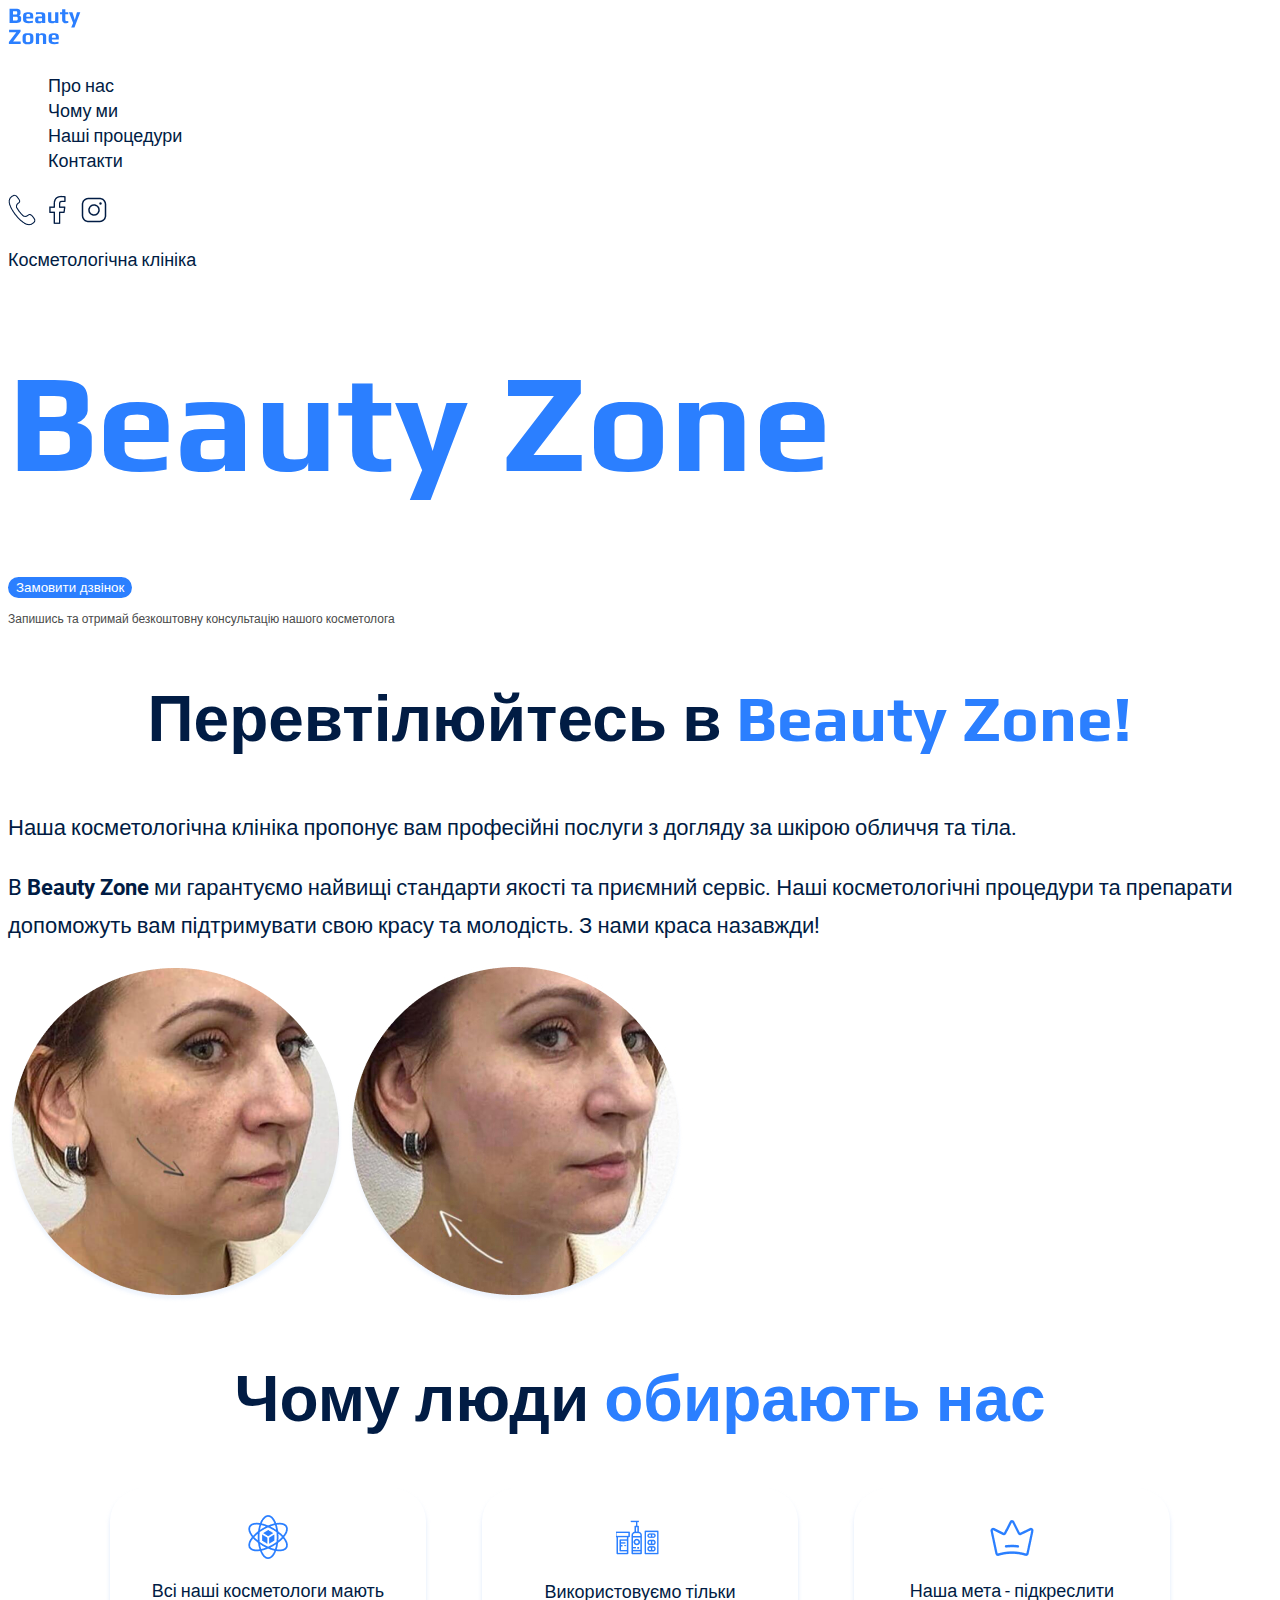
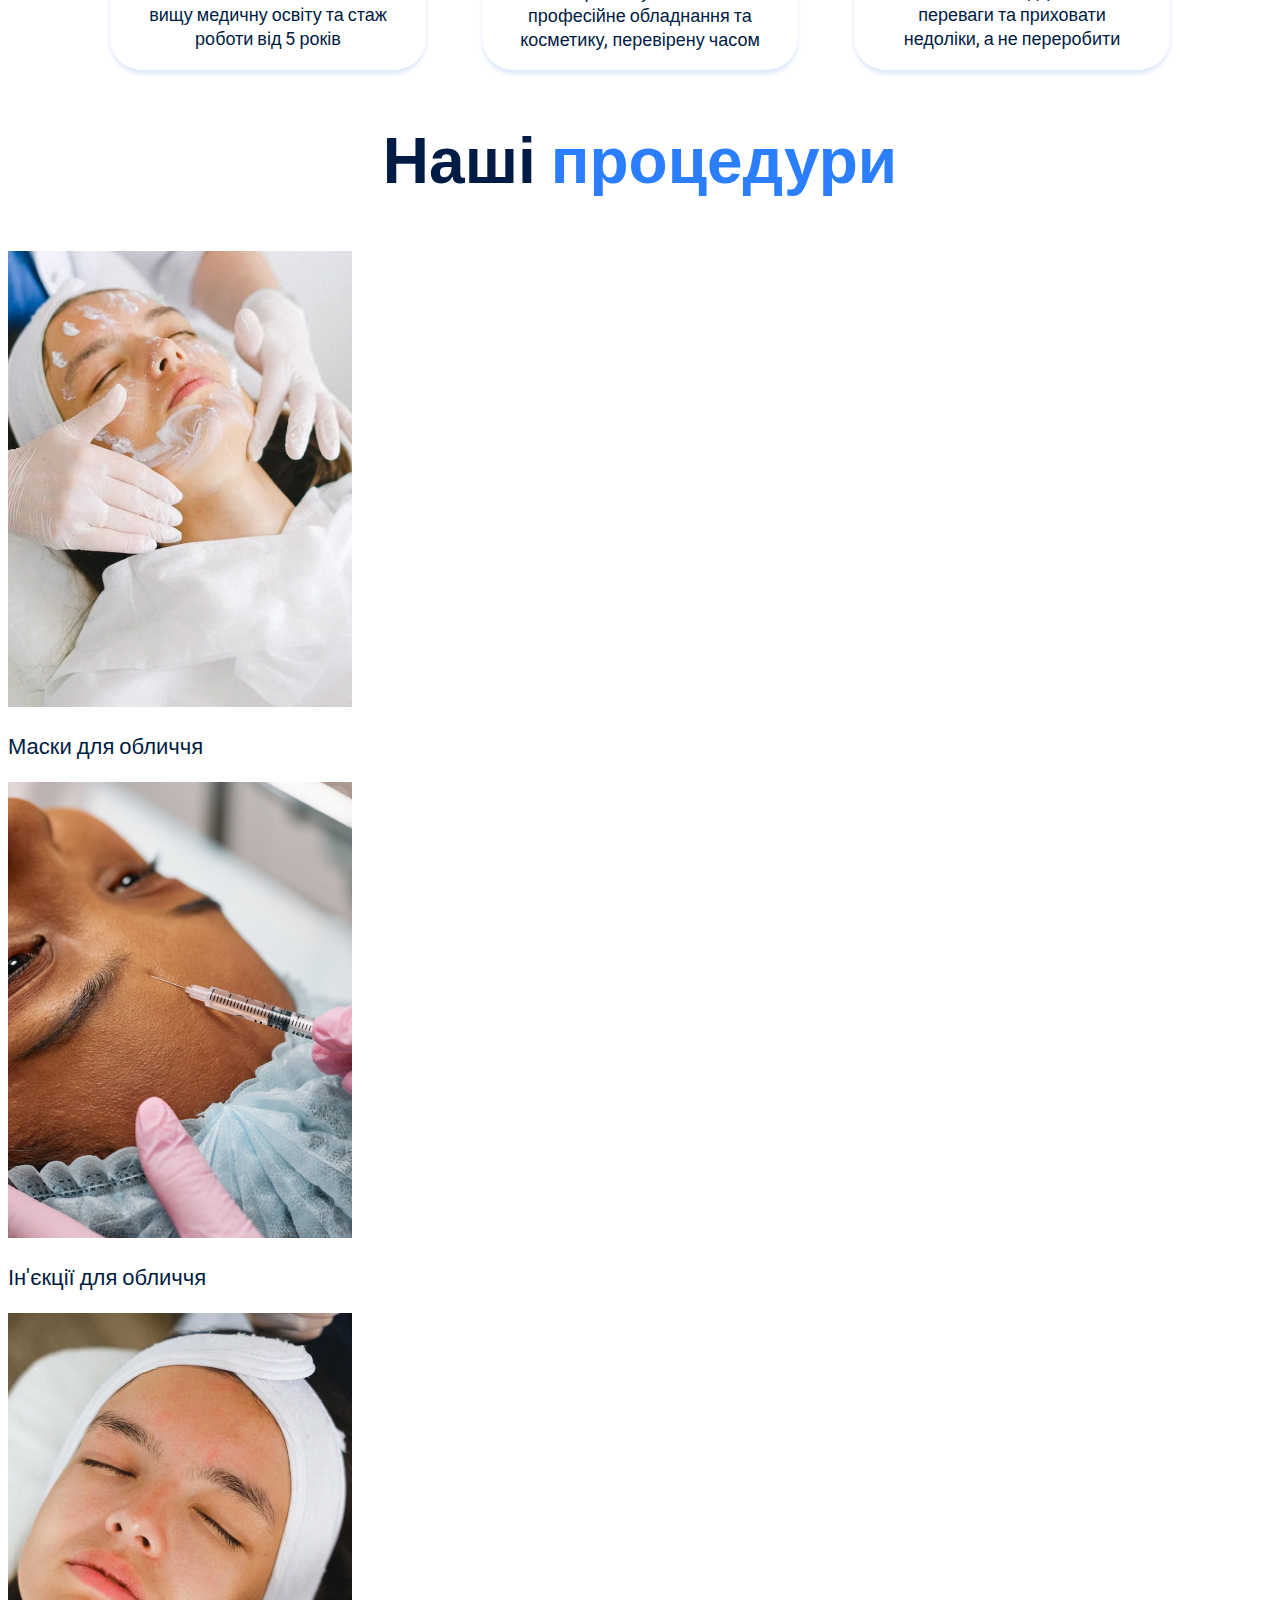
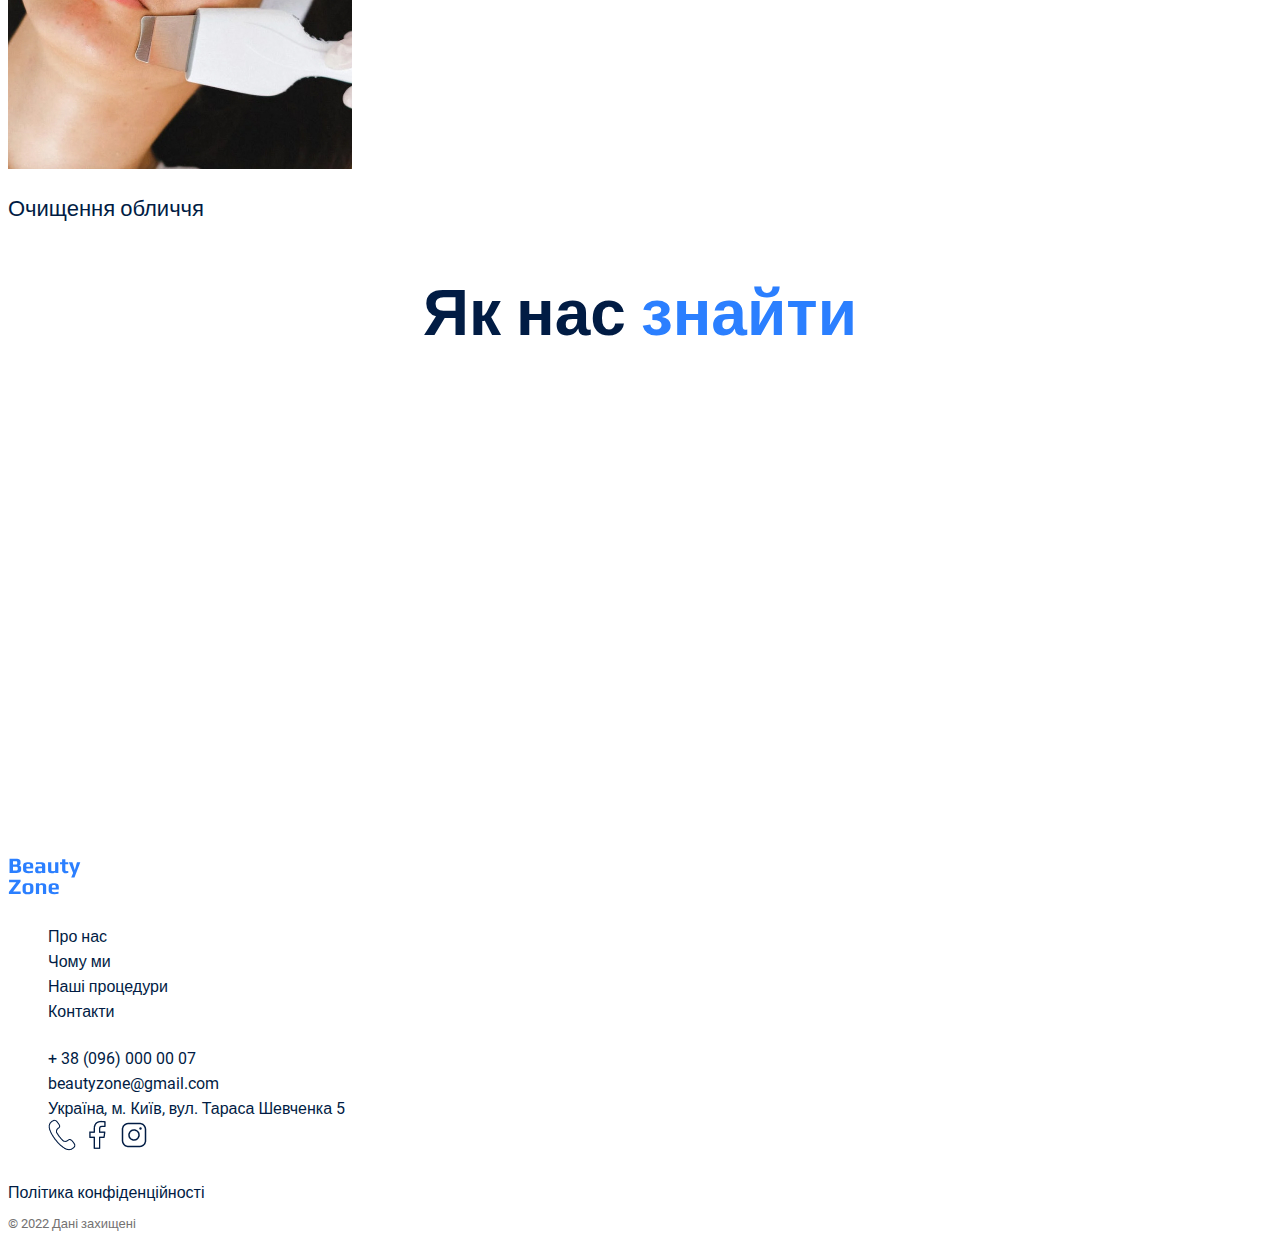
<file: genius-homework-1/index.html>
<!DOCTYPE html>
<html lang="uk">

<head>
    <meta charset="UTF-8">
    <meta name="viewport" content="width=device-width, initial-scale=1.0">
    <title>Beauty Zone</title>
    <link rel="stylesheet" href="./css/styles.css">
</head>

<body>
    <header>
        <nav>
            <a href="./index.html">
                <img src="./images/logo.svg" alt="logo">
            </a>
            <ul>
                <li><a class="link" href="#about-section">Про нас</a></li>
                <li><a class="link" href="#why-we-section">Чому ми</a></li>
                <li><a class="link" href="#procedures-section">Наші процедури</a></li>
                <li><a class="link" href="#contacts-section">Контакти</a></li>
            </ul>
            <div>
                <a href=""><img src="./images/logo-phone.png" alt=""></a>
                <a href=""><img src="./images/logo-facebook.png" alt=""></a>
                <a href=""><img src="./images/logo-instagram.png" alt=""></a>
            </div>
        </nav>
    </header>
    <main>
        <section class="main-section">
            <p>Косметологічна клініка</p>
            <h1 lang="en" class="main-title">Beauty Zone</h1>
            <button type="button" class="button">Замовити дзвінок</button>
            <p class="accent">Запишись та отримай безкоштовну консультацію нашого косметолога</p>
        </section>
        <section id="about-section">
            <h2 class="title-section">Перевтілюйтесь в <span>Beauty Zone!</span></h2>
            <div class="about-text">
                <p>Наша косметологічна клініка пропонує вам професійні послуги з догляду за шкірою обличчя та тіла.</p>
                <p>
                    B <span>beauty zone</span> ми гарантуємо найвищі стандарти якості та приємний сервіс. Наші
                    косметологічні
                    процедури та препарати допоможуть вам підтримувати свою красу та молодість. З нами краса назавжди!
                </p>
            </div>
            <img src="./images/women-before.png" alt="Вигляд жінки до">
            <img src="./images/women-after.jpg" alt="Вигляд жінки після">
        </section>
        <section id="why-we-section">
            <h2 class="title-section">Чому люди <span>обирають нас</span></h2>
            <div class="why-we-blocks">
                <div>
                    <img src="./images/icons-materials-science.png" alt="">
                    <p>Всі наші косметологи мають вищу медичну освіту та стаж роботи від 5 років</p>
                </div>
                <div>
                    <img src="./images/medicine-cosmetics.png" alt="">
                    <p>Використовуємо тільки професійне обладнання та косметику, перевірену часом</p>
                </div>
                <div>
                    <img src="./images/crown-light.png" alt="">
                    <p>Наша мета - підкреслити переваги та приховати недоліки, а не переробити</p>
                </div>
            </div>
        </section>
        <section id="procedures-section">
            <h2 class="title-section">Наші <span>процедури</span></h2>
            <div>
                <div>
                    <img src="./images/mask.jpg" alt="">
                    <p>Маски для обличчя</p>
                </div>
                <div>
                    <img src="./images/injections.jpg" alt="">
                    <p>Ін'єкції для обличчя</p>
                </div>
                <div>
                    <img src="./images/cleaning.jpg" alt="">
                    <p>Очищення обличчя</p>
                </div>
            </div>
        </section>
        <section id="contacts-section">
            <h2 class="title-section">Як нас <span>знайти</span></h2>
            <iframe
                src="https://www.google.com/maps/embed?pb=!1m18!1m12!1m3!1d2540.9325719461126!2d30.5181753!3d50.4423566!2m3!1f0!2f0!3f0!3m2!1i1024!2i768!4f13.1!3m3!1m2!1s0x40d4cef8b5f6338d%3A0x25c7f06ad686451c!2z0LHRg9C7LiDQotCw0YDQsNGB0LAg0KjQtdCy0YfQtdC90LrQviwgNSwg0JrQuNC10LIsIDAyMDAw!5e0!3m2!1sru!2sua!4v1701539978346!5m2!1sru!2sua"
                width="600" height="450" style="border:0;" allowfullscreen="" loading="lazy"
                referrerpolicy="no-referrer-when-downgrade"></iframe>
        </section>

    </main>
    <footer>
        <nav>
            <a href="./index.html">
                <img src="./images/logo.svg" alt="logo">
            </a>
            <ul>
                <li><a class="link-footer" href="#about-section">Про нас</a></li>
                <li><a class="link-footer" href="#why-we-section">Чому ми</a></li>
                <li><a class="link-footer" href="#procedures-section">Наші процедури</a></li>
                <li><a class="link-footer" href="#contacts-section">Контакти</a></li>
            </ul>
        </nav>
        <address>
            <ul>
                <li><a class="link-footer" href="tel:+380960000007">+ 38 (096) 000 00 07</a></li>
                <li><a class="link-footer" href="mailto:beautyzone@gmail.com">beautyzone@gmail.com</a></li>
                <li>
                    <a class="link-footer" href="https://maps.app.goo.gl/W6SMxQbyj6sZusVZ9" target="_blank">
                        Україна, м. Київ, вул. Тараса Шевченка 5
                    </a>
                </li>
                <li>
                    <div>
                        <a href=""><img src="./images/logo-phone.png" alt=""></a>
                        <a href=""><img src="./images/logo-facebook.png" alt=""></a>
                        <a href=""><img src="./images/logo-instagram.png" alt=""></a>
                    </div>
                </li>
            </ul>
            <a class="link-footer" href="#" target="_blank">Політика конфіденційності</a>
            <p class="address-copyright">&copy; 2022 Дані захищені</p>
        </address>
    </footer>
</body>

</html>
</file>
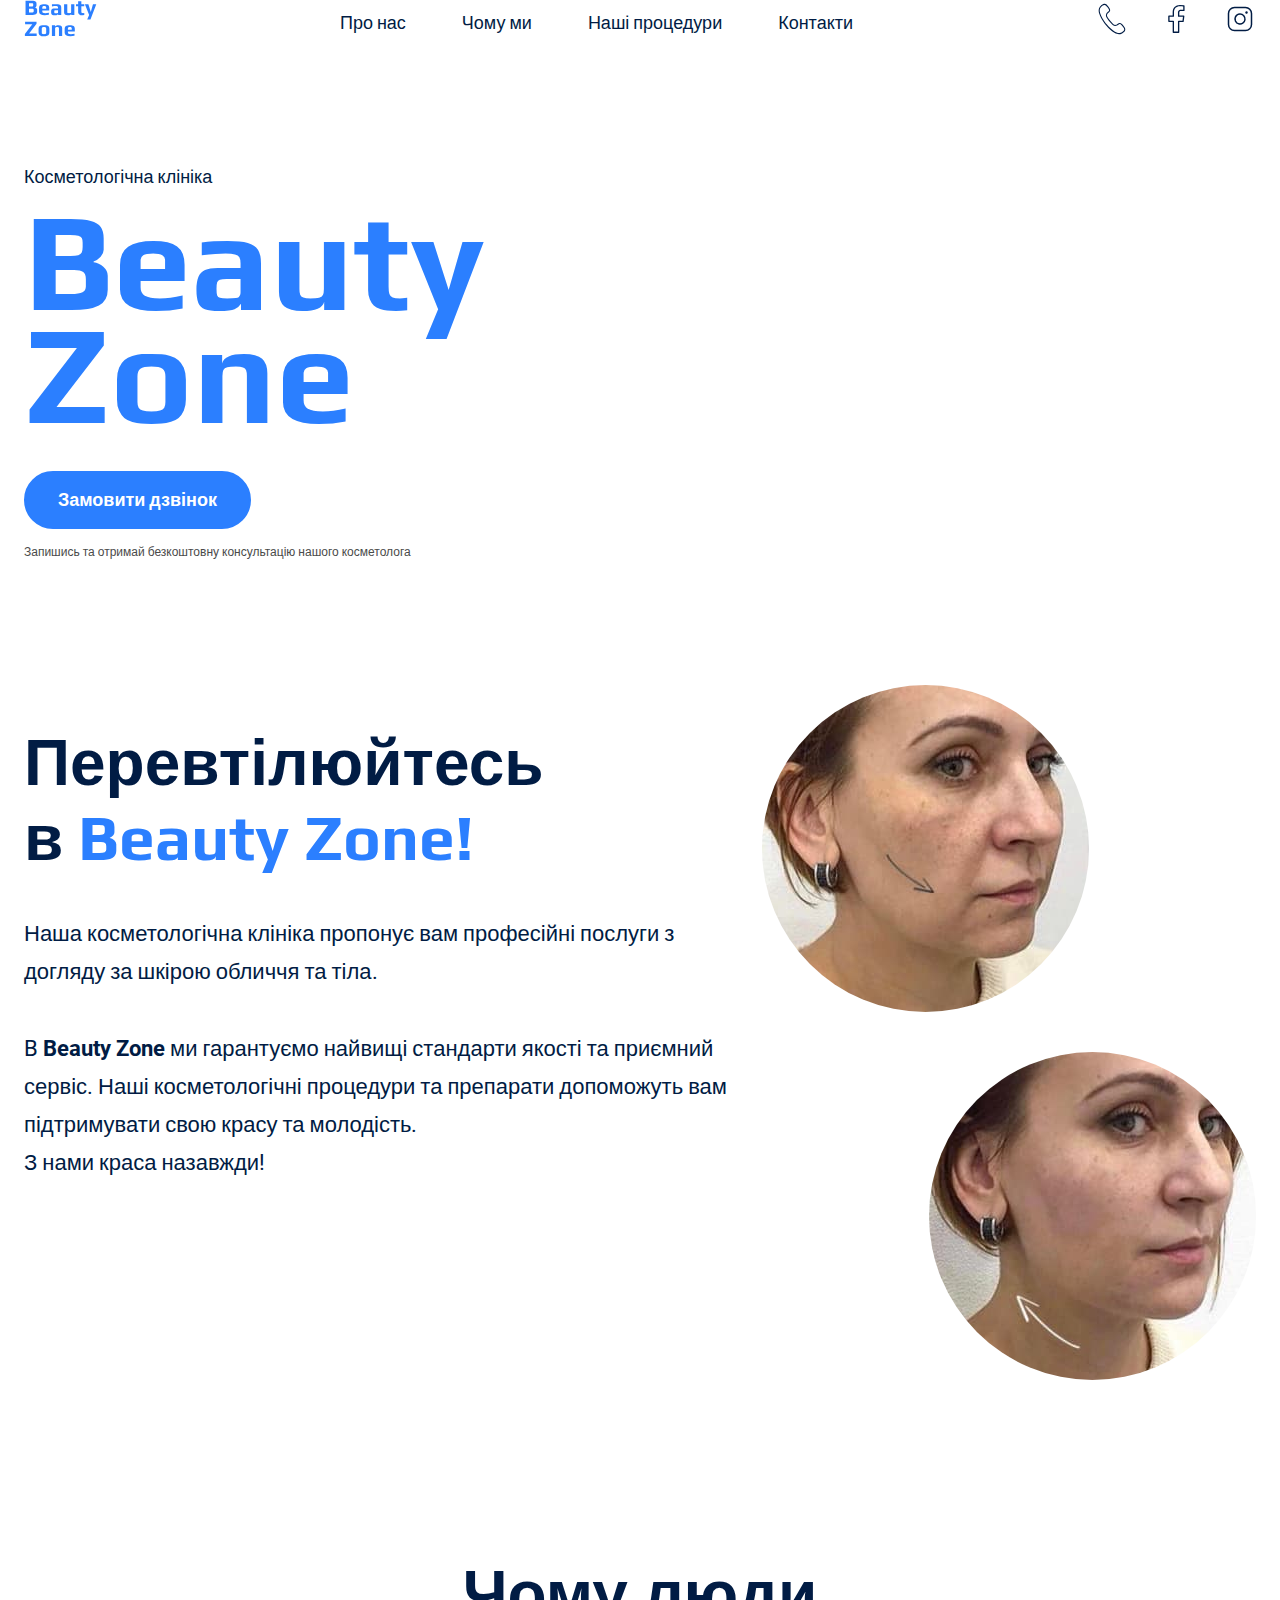
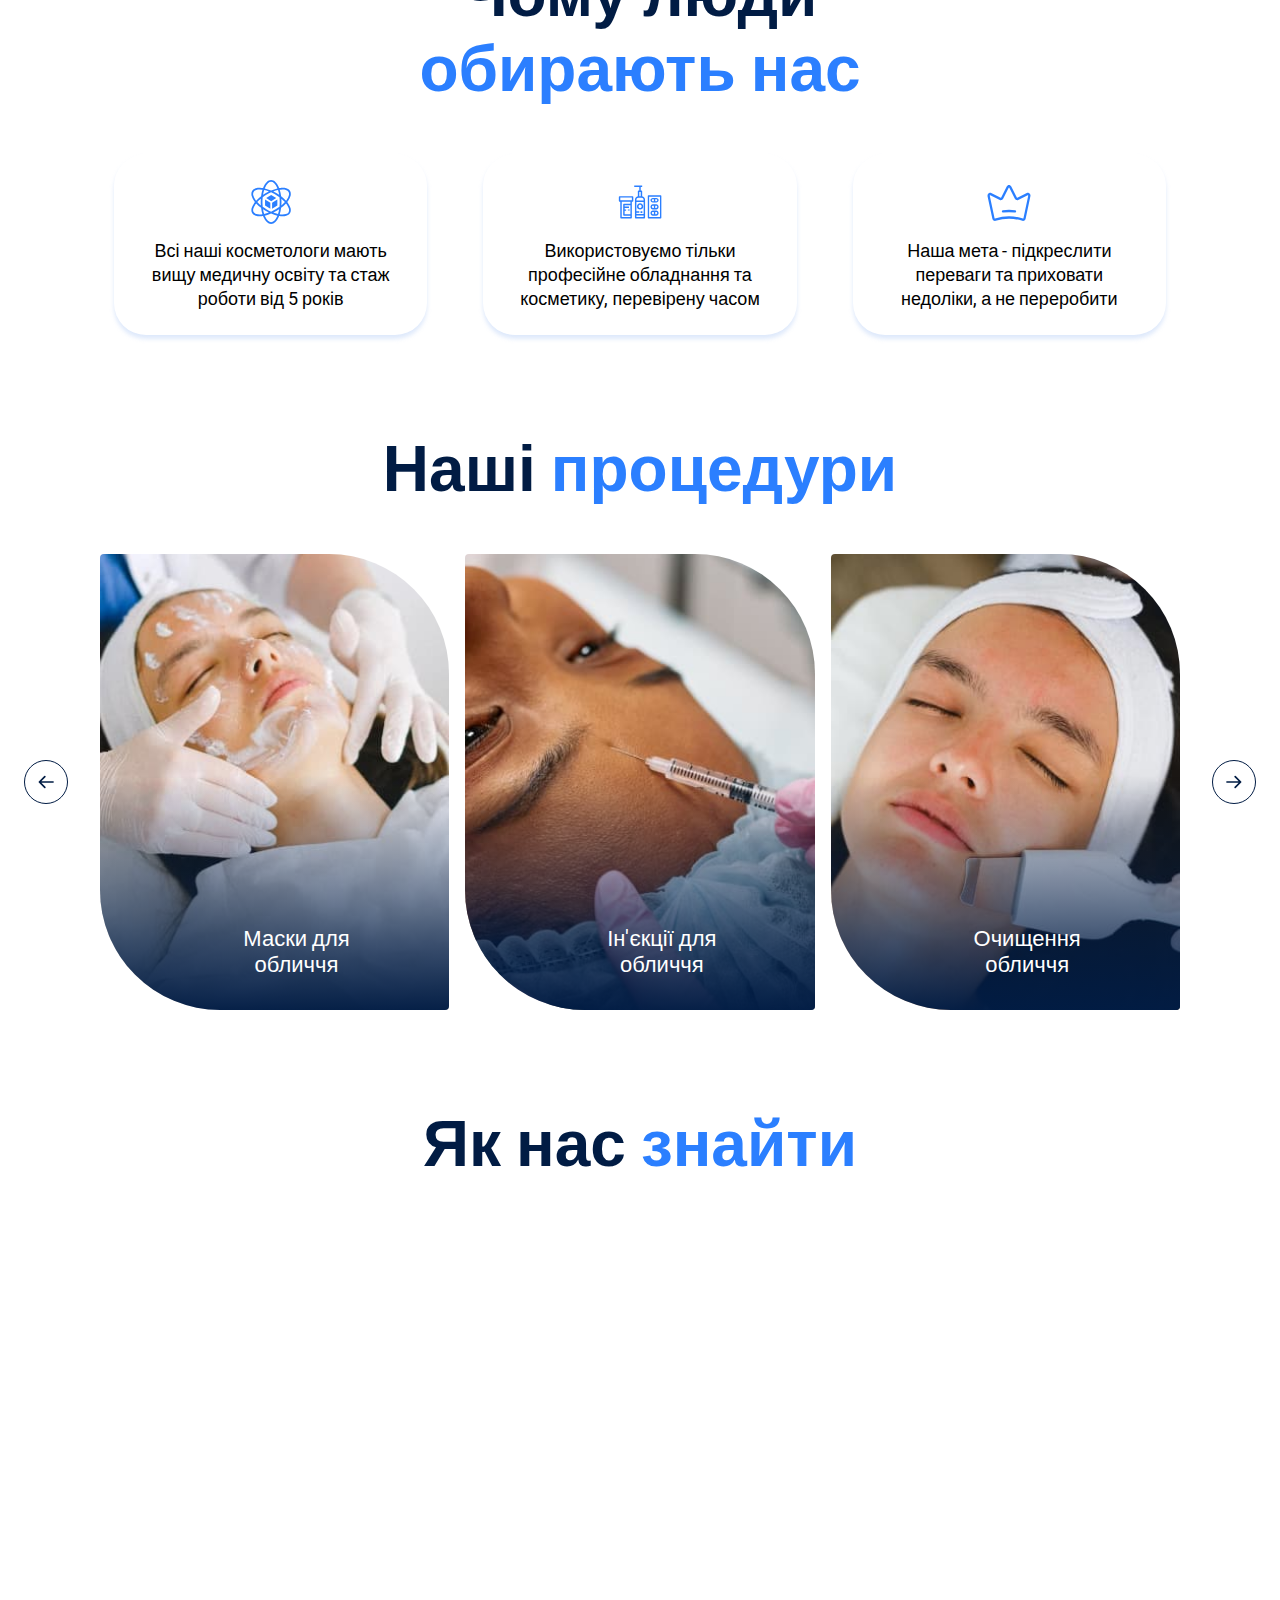
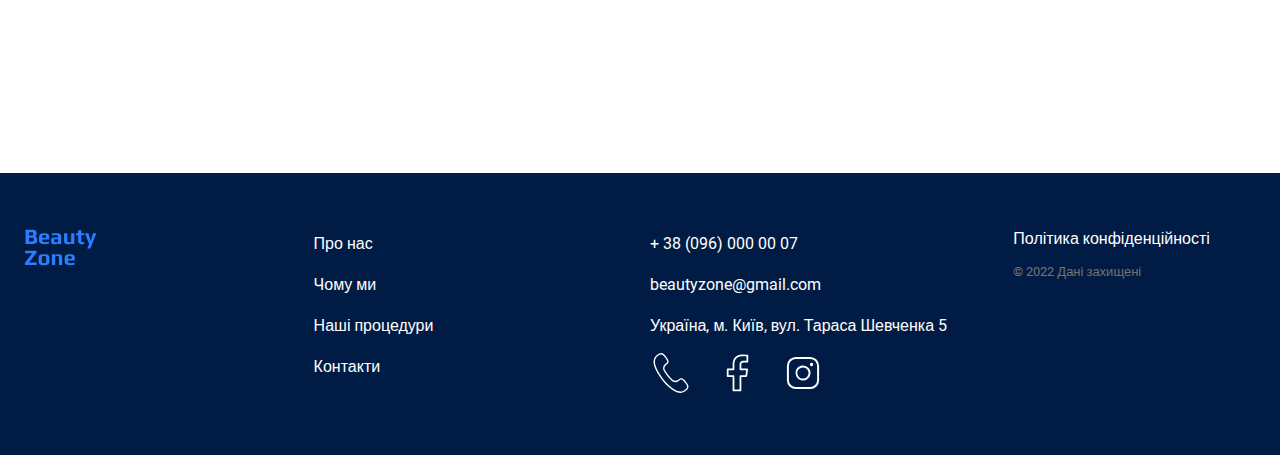
<file: genius-homework-2/index.html>
<!DOCTYPE html>
<html lang="uk">

<head>
    <meta charset="UTF-8">
    <meta name="viewport" content="width=device-width, initial-scale=1.0">
    <title>Beauty Zone</title>
    <link rel="stylesheet" href="./css/styles.css">
</head>

<body>
    <header>
        <div class="container">
            <div class="header-container">
                <a href="./index.html">
                    <img src="./images/logo.svg" alt="logo">
                </a>
                <nav class="header-nav">
                    <ul class="header-menu">
                        <li><a class="link" href="#about-section">Про нас</a></li>
                        <li><a class="link" href="#why-we-section">Чому ми</a></li>
                        <li><a class="link" href="#procedures-section">Наші процедури</a></li>
                        <li><a class="link" href="#contacts-section">Контакти</a></li>
                    </ul>
                </nav>
                <div class="header-social">
                    <a href="">
                        <svg class="header-icon" height="32px" width="32px">
                            <use href="./images/icons.svg#icon-phone"></use>
                        </svg>
                    </a>
                    <a href="">
                        <svg class="header-icon" height="32px" width="32px">
                            <use href="./images/icons.svg#icon-facebook"></use>
                        </svg>
                    </a>
                    <a href="">
                        <svg class="header-icon" height="32px" width="32px">
                            <use href="./images/icons.svg#icon-instagram"></use>
                        </svg>
                    </a>
                </div>
            </div>
        </div>
    </header>
    <main>
        <section class="main-section">
            <div class="container">
                <div class="main-container">
                    <div class="main-logo">
                        <p>Косметологічна клініка</p>
                        <h1 lang="en" class="main-title">Beauty Zone</h1>
                    </div>
                    <div class="main-call">
                        <button type="button" class="button">Замовити дзвінок</button>
                        <p class="accent">Запишись та отримай безкоштовну консультацію нашого косметолога</p>
                    </div>
                </div>
            </div>
        </section>
        <section class="about-section" id="about-section">
            <div class="container">
                <div class="about-container">
                    <div class="about-title-and-text">
                        <h2 class="about-title title-section">Перевтілюйтесь в <span>Beauty Zone!</span></h2>
                        <div class="about-text">
                            <p>Наша косметологічна клініка пропонує вам професійні послуги з догляду за шкірою обличчя
                                та
                                тіла.
                            </p>
                            <p>
                                B <span>beauty zone</span> ми гарантуємо найвищі стандарти якості та приємний сервіс.
                                Наші
                                косметологічні
                                процедури та препарати допоможуть вам підтримувати свою красу та молодість. <br>З нами
                                краса
                                назавжди!
                            </p>
                        </div>
                    </div>
                    <div class="about-photo">
                        <div class="photo-before">
                            <img class="photo" src="./images/women-before.jpg" alt="Вигляд жінки до">
                        </div>
                        <div class="photo-after">
                            <img class="photo" src="./images/women-after.jpg" alt="Вигляд жінки після">
                        </div>
                    </div>
                </div>
            </div>
        </section>
        <section class="why-we-section section" id="why-we-section">
            <div class="container">
                <div class="why-we-container">
                    <h2 class="title-section why-we-title">Чому люди <span>обирають нас</span></h2>
                    <div class="why-we-blocks">
                        <div class="why-we-block">
                            <svg class="why-we-icon" height="48px" width="48px">
                                <use href="./images/icons.svg#icon-materials-science"></use>
                            </svg>
                            <p class="why-we-text">Всі наші косметологи мають вищу медичну освіту та стаж роботи від 5
                                років</p>
                        </div>
                        <div class="why-we-block">
                            <svg class="why-we-icon" height="48px" width="48px">
                                <use href="./images/icons.svg#icon-medicine-cosmetics"></use>
                            </svg>
                            <p class="why-we-text">Використовуємо тільки професійне обладнання та косметику, перевірену
                                часом</p>
                        </div>
                        <div class="why-we-block">
                            <svg class="why-we-icon" height="48px" width="48px">
                                <use href="./images/icons.svg#icon-crown"></use>
                            </svg>
                            <p class="why-we-text">Наша мета - підкреслити переваги та приховати недоліки, а не
                                переробити</p>
                        </div>
                    </div>
                </div>
            </div>
        </section>
        <section class="procedures-section section" id="procedures-section">
            <div class="container">
                <h2 class="title-section procedures-title">Наші <span>процедури</span></h2>
                <div class="procedures-container">
                    <button type="button" class="carousel-button">
                        <svg width="16px" height="16px">
                            <use href="./images/icons.svg#icon-arrow"></use>
                        </svg>
                    </button>
                    <div class="procedures-cards">
                        <div class="procedures-card procedures-bg-mask">
                            <div class="procedures-gradient">
                                <p class="procedures-text">Маски для обличчя</p>
                            </div>
                        </div>
                        <div class="procedures-card procedures-bg-injections">
                            <div class="procedures-gradient">
                                <p class="procedures-text">Ін'єкції для обличчя</p>
                            </div>
                        </div>
                        <div class="procedures-card procedures-bg-cleaning">
                            <div class="procedures-gradient">
                                <p class="procedures-text">Очищення обличчя</p>
                            </div>
                        </div>
                    </div>
                    <button type="button" class="carousel-button rotate">
                        <svg width="16px" height="16px">
                            <use href="./images/icons.svg#icon-arrow"></use>
                        </svg>
                    </button>
                </div>
            </div>
        </section>
        <section class="contacts-section section" id="contacts-section">
            <div class="container">
                <h2 class="contacts-title title-section">Як нас <span>знайти</span></h2>
                <div class="contacts-container">
                    <iframe class="contact-map"
                        src="https://www.google.com/maps/embed?pb=!1m18!1m12!1m3!1d2540.9325719461126!2d30.5181753!3d50.4423566!2m3!1f0!2f0!3f0!3m2!1i1024!2i768!4f13.1!3m3!1m2!1s0x40d4cef8b5f6338d%3A0x25c7f06ad686451c!2z0LHRg9C7LiDQotCw0YDQsNGB0LAg0KjQtdCy0YfQtdC90LrQviwgNSwg0JrQuNC10LIsIDAyMDAw!5e0!3m2!1sru!2sua!4v1701539978346!5m2!1sru!2sua"
                        width="600" height="450" style="border:0;" allowfullscreen="" loading="lazy"
                        referrerpolicy="no-referrer-when-downgrade">
                    </iframe>
                    <div class="contact-form">
                        <!-- form -->
                    </div>
                </div>
            </div>
        </section>
    </main>
    <footer class="footer">
        <div class="container">
            <div class="footer-container">
                <nav class="footer-nav">
                    <div class="footer-logo">
                        <a href="./index.html">
                            <img src="./images/logo.svg" alt="logo">
                        </a>
                    </div>
                    <ul class="footer-menu">
                        <li><a class="link-footer" href="#about-section">Про нас</a></li>
                        <li><a class="link-footer" href="#why-we-section">Чому ми</a></li>
                        <li><a class="link-footer" href="#procedures-section">Наші процедури</a></li>
                        <li><a class="link-footer" href="#contacts-section">Контакти</a></li>
                    </ul>
                </nav>
                <address class="footer-address">
                    <ul class="footer-list">
                        <li><a class="link-footer" href="tel:+380960000007">+ 38 (096) 000 00 07</a></li>
                        <li><a class="link-footer" href="mailto:beautyzone@gmail.com">beautyzone@gmail.com</a></li>
                        <li>
                            <a class="link-footer" href="https://maps.app.goo.gl/W6SMxQbyj6sZusVZ9" target="_blank">
                                Україна, м. Київ, вул. Тараса Шевченка 5
                            </a>
                        </li>
                        <li>
                            <div class="footer-social">
                                <a href="">
                                    <svg class="footer-icon" height="42px" width="42px">
                                        <use href="./images/icons.svg#icon-phone"></use>
                                    </svg>
                                </a>
                                <a href="">
                                    <svg class="footer-icon" height="42px" width="42px">
                                        <use href="./images/icons.svg#icon-facebook"></use>
                                    </svg>
                                </a>
                                <a href="">
                                    <svg class="footer-icon" height="42px" width="42px">
                                        <use href="./images/icons.svg#icon-instagram"></use>
                                    </svg>
                                </a>
                            </div>
                        </li>
                    </ul>
                    <div class="address-info">
                        <a class="link-footer" href="#" target="_blank">Політика конфіденційності</a>
                        <p class="address-copyright">&copy; 2022 Дані захищені</p>
                    </div>
                </address>
            </div>
        </div>
    </footer>
</body>

</html>
</file>
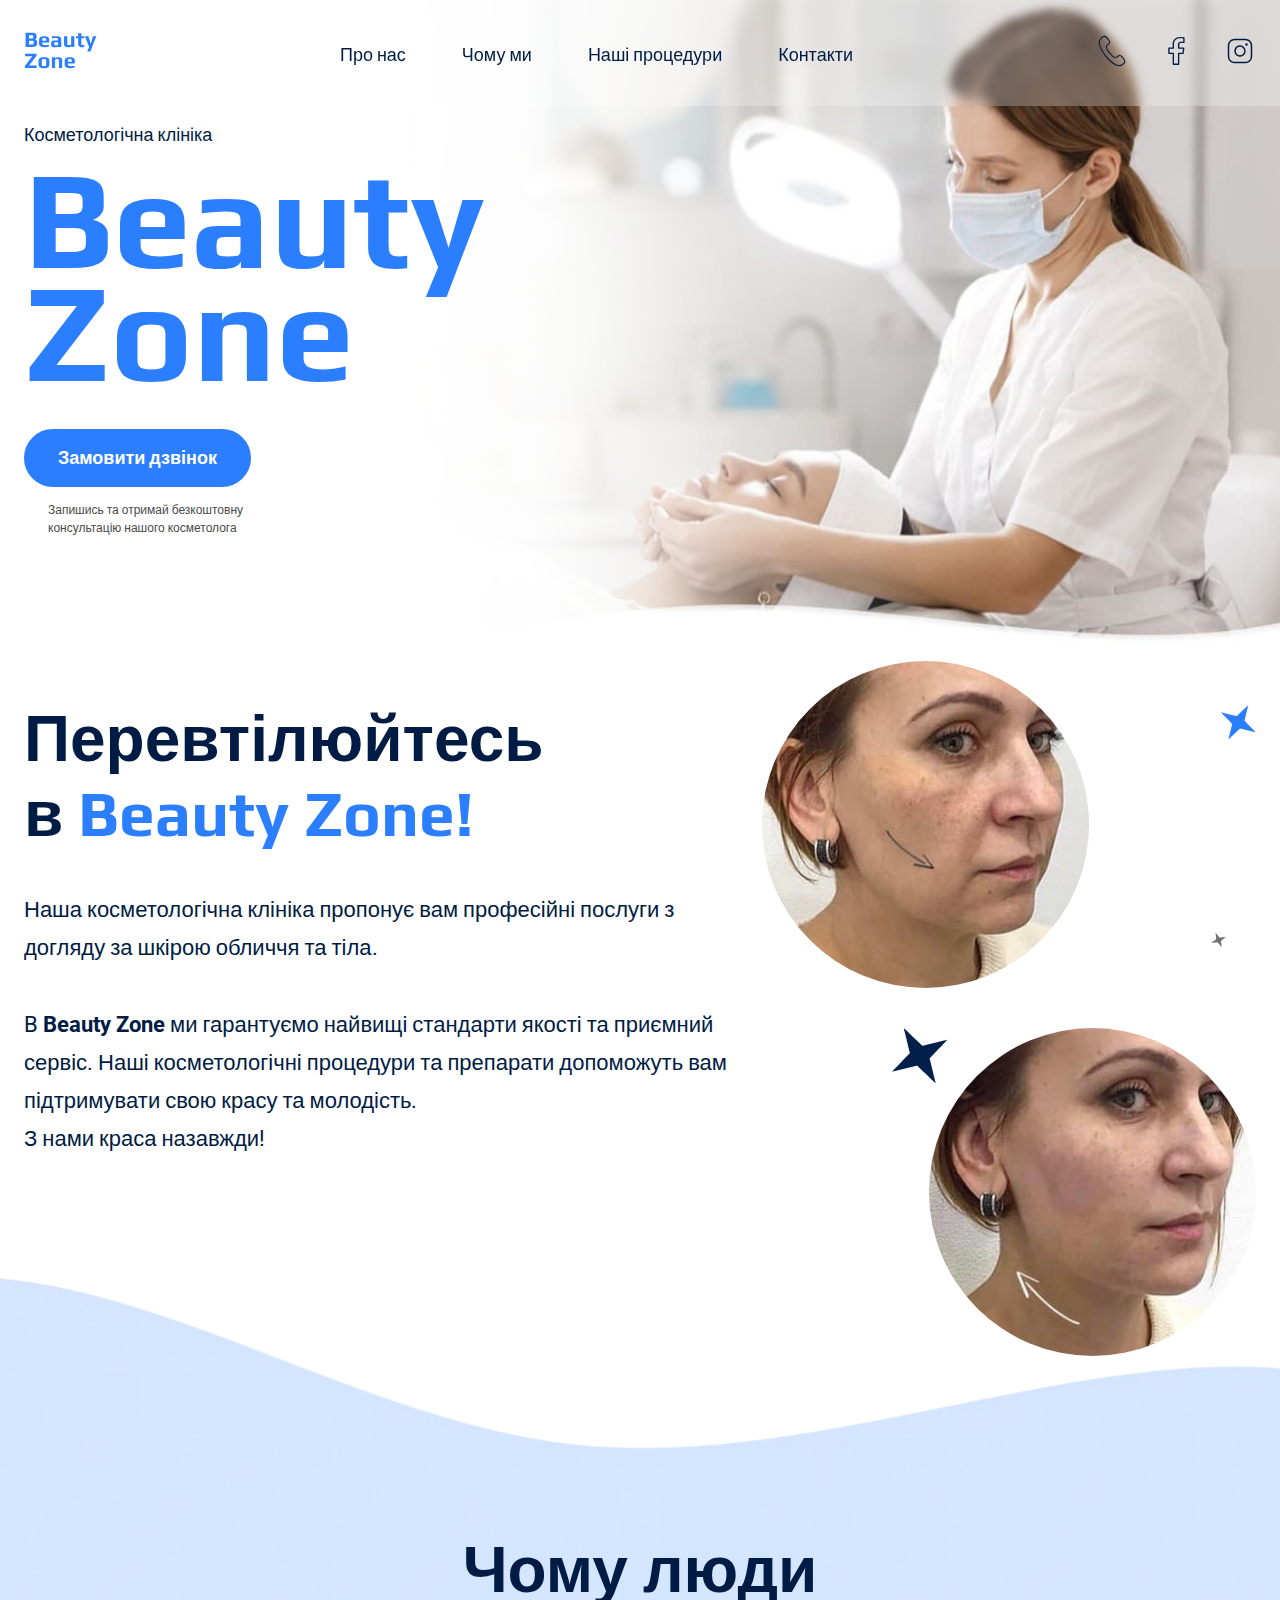
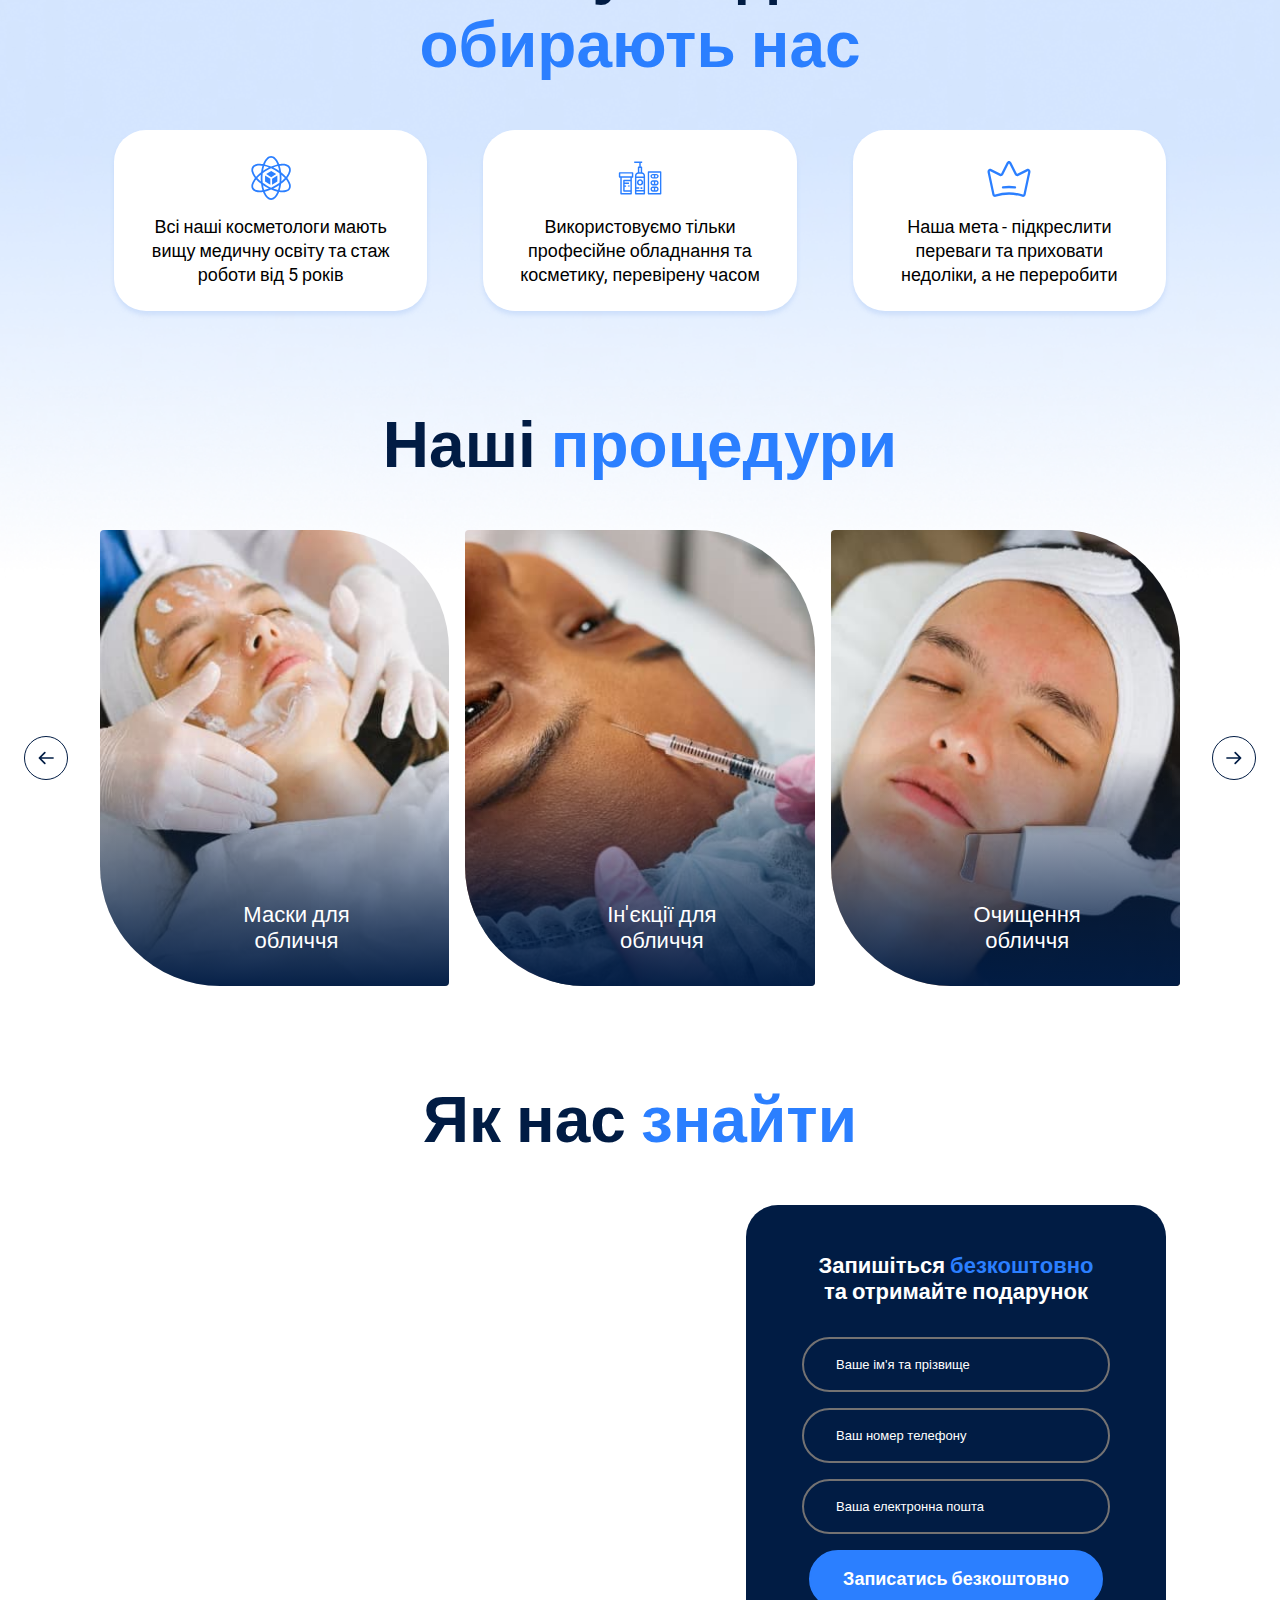
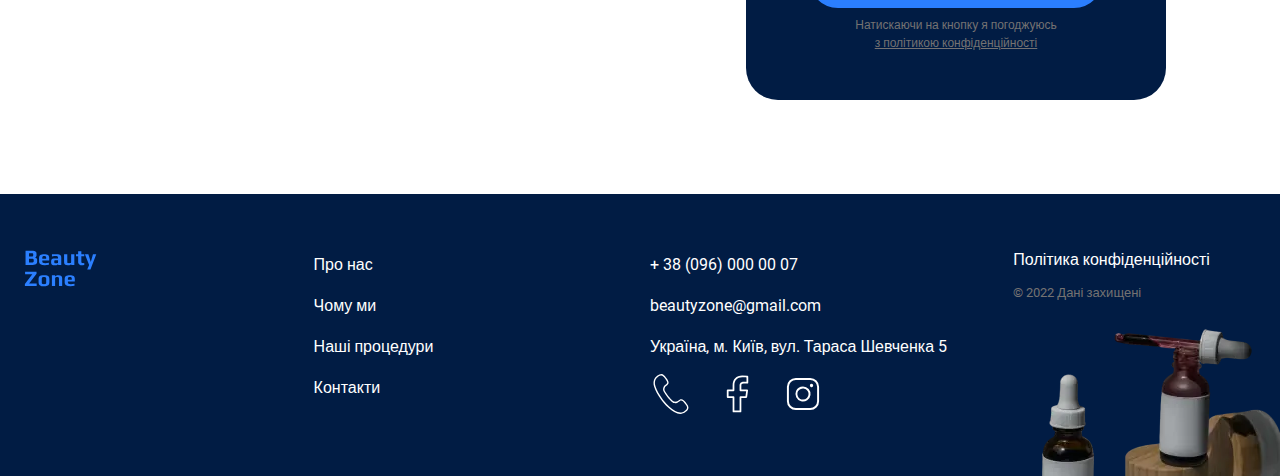
<file: genius-homework-3/index.html>
<!DOCTYPE html>
<html lang="uk">

<head>
    <meta charset="UTF-8">
    <meta name="viewport" content="width=device-width, initial-scale=1.0">
    <title>Beauty Zone</title>
    <link rel="stylesheet" href="./css/styles.css">
</head>

<body>
    <header class="header">
        <div class="container">
            <div class="header-container">
                <a href="./index.html">
                    <img src="./images/logo.svg" alt="logo">
                </a>
                <nav class="header-nav">
                    <ul class="header-menu">
                        <li><a class="link" href="#about-section">Про нас</a></li>
                        <li><a class="link" href="#why-we-section">Чому ми</a></li>
                        <li><a class="link" href="#procedures-section">Наші процедури</a></li>
                        <li><a class="link" href="#contacts-section">Контакти</a></li>
                    </ul>
                </nav>
                <div class="header-social">
                    <a href="">
                        <svg class="header-icon" height="32px" width="32px">
                            <use href="./images/icons.svg#icon-phone"></use>
                        </svg>
                    </a>
                    <a href="">
                        <svg class="header-icon" height="32px" width="32px">
                            <use href="./images/icons.svg#icon-facebook"></use>
                        </svg>
                    </a>
                    <a href="">
                        <svg class="header-icon" height="32px" width="32px">
                            <use href="./images/icons.svg#icon-instagram"></use>
                        </svg>
                    </a>
                </div>
            </div>
        </div>
    </header>
    <main>
        <section class="main-section">
            <div class="container">
                <div class="main-container">
                    <div class="main-logo">
                        <p>Косметологічна клініка</p>
                        <h1 lang="en" class="main-title">Beauty Zone</h1>
                    </div>
                    <div class="main-call">
                        <button type="button" class="modal-btn-open button">Замовити дзвінок</button>
                        <p class="accent">Запишись та отримай безкоштовну консультацію нашого косметолога</p>
                    </div>
                </div>
            </div>
        </section>
        <section class="about-section" id="about-section">
            <div class="container">
                <div class="about-container">
                    <div class="about-title-and-text">
                        <h2 class="about-title title-section">Перевтілюйтесь в <span>Beauty Zone!</span></h2>
                        <div class="about-text">
                            <p>Наша косметологічна клініка пропонує вам професійні послуги з догляду за шкірою обличчя
                                та
                                тіла.
                            </p>
                            <p>
                                B <span>beauty zone</span> ми гарантуємо найвищі стандарти якості та приємний сервіс.
                                Наші
                                косметологічні
                                процедури та препарати допоможуть вам підтримувати свою красу та молодість. <br>З нами
                                краса
                                назавжди!
                            </p>
                        </div>
                    </div>
                    <div class="about-photo">
                        <div class="photo-before">
                            <img class="photo" src="./images/women-before.jpg" alt="Вигляд жінки до">
                        </div>
                        <div class="photo-after">
                            <img class="photo" src="./images/women-after.jpg" alt="Вигляд жінки після">
                        </div>
                    </div>
                </div>
            </div>
        </section>
        <section class="why-we-section section" id="why-we-section">
            <div class="container">
                <div class="why-we-container">
                    <h2 class="title-section why-we-title">Чому люди <span>обирають нас</span></h2>
                    <div class="why-we-blocks">
                        <div class="why-we-block">
                            <svg class="why-we-icon" height="48px" width="48px">
                                <use href="./images/icons.svg#icon-materials-science"></use>
                            </svg>
                            <p class="why-we-text">Всі наші косметологи мають вищу медичну освіту та стаж роботи від 5
                                років</p>
                        </div>
                        <div class="why-we-block">
                            <svg class="why-we-icon" height="48px" width="48px">
                                <use href="./images/icons.svg#icon-medicine-cosmetics"></use>
                            </svg>
                            <p class="why-we-text">Використовуємо тільки професійне обладнання та косметику, перевірену
                                часом</p>
                        </div>
                        <div class="why-we-block">
                            <svg class="why-we-icon" height="48px" width="48px">
                                <use href="./images/icons.svg#icon-crown"></use>
                            </svg>
                            <p class="why-we-text">Наша мета - підкреслити переваги та приховати недоліки, а не
                                переробити</p>
                        </div>
                    </div>
                </div>
            </div>
        </section>
        <section class="procedures-section section" id="procedures-section">
            <div class="container">
                <h2 class="title-section procedures-title">Наші <span>процедури</span></h2>
                <div class="procedures-container">
                    <button type="button" class="carousel-button">
                        <svg width="16px" height="16px">
                            <use href="./images/icons.svg#icon-arrow"></use>
                        </svg>
                    </button>
                    <div class="procedures-cards">
                        <div class="procedures-card procedures-bg-mask">
                            <div class="procedures-gradient">
                                <p class="procedures-text">Маски для обличчя</p>
                            </div>
                        </div>
                        <div class="procedures-card procedures-bg-injections">
                            <div class="procedures-gradient">
                                <p class="procedures-text">Ін'єкції для обличчя</p>
                            </div>
                        </div>
                        <div class="procedures-card procedures-bg-cleaning">
                            <div class="procedures-gradient">
                                <p class="procedures-text">Очищення обличчя</p>
                            </div>
                        </div>
                    </div>
                    <button type="button" class="carousel-button rotate">
                        <svg width="16px" height="16px">
                            <use href="./images/icons.svg#icon-arrow"></use>
                        </svg>
                    </button>
                </div>
            </div>
        </section>
        <section class="contacts-section section" id="contacts-section">
            <div class="container">
                <h2 class="contacts-title title-section">Як нас <span>знайти</span></h2>
                <div class="contacts-container">
                    <iframe class="contact-map"
                        src="https://www.google.com/maps/embed?pb=!1m18!1m12!1m3!1d2540.9325719461126!2d30.5181753!3d50.4423566!2m3!1f0!2f0!3f0!3m2!1i1024!2i768!4f13.1!3m3!1m2!1s0x40d4cef8b5f6338d%3A0x25c7f06ad686451c!2z0LHRg9C7LiDQotCw0YDQsNGB0LAg0KjQtdCy0YfQtdC90LrQviwgNSwg0JrQuNC10LIsIDAyMDAw!5e0!3m2!1sru!2sua!4v1701539978346!5m2!1sru!2sua"
                        width="600" height="493" style="border:0;" allowfullscreen="" loading="lazy"
                        referrerpolicy="no-referrer-when-downgrade">
                    </iframe>
                    <div class="contact-form">
                        <p class="modal-text">Запишіться <span>безкоштовно</span> та отримайте подарунок</p>
                        <form name="contact-form" autocomplete="off">
                            <div class="form-field">
                                <label class="visually-hidden" for="user-name-lastname"></label>
                                <input class="form-input" type="text" id="user-name-lastname" name="user-name-lastname" placeholder="Ваше ім'я та прізвище" required pattern="^[a-zA-Zа-яА-ЯЄєІіҐґ]+\s[a-zA-Zа-яА-ЯЄєІіҐґ]+$">
                            </div>
            
                            <div class="form-field">
                                <label class="visually-hidden" for="user-phone"></label>
                                <input class="form-input" type="tel" id="user-phone" name="user-phone" placeholder="Ваш номер телефону" required pattern="^\+[0-9]{12}">
                            </div>
            
                            <div class="form-field">
                                <label class="visually-hidden" for="user-email"></label>
                                <input class="form-input" type="email" id="user-email" name="user-email" placeholder="Ваша електронна пошта" required>
                            </div>
            
                            <button class="form-button button" type="submit">Записатись безкоштовно</button>
                            <p class="form-terms">
                                Натискаючи на кнопку я погоджуюсь 
                                <a class="form-terms-link" href="#" target="_blank">з політикою конфіденційності</a>
                            </p>
                        </form>
                    </div>
                </div>
            </div>
        </section>
    </main>
    <footer class="footer">
        <div class="container">
            <div class="footer-container">
                <nav class="footer-nav">
                    <div class="footer-logo">
                        <a href="./index.html">
                            <img src="./images/logo.svg" alt="logo">
                        </a>
                    </div>
                    <ul class="footer-menu">
                        <li><a class="link-footer" href="#about-section">Про нас</a></li>
                        <li><a class="link-footer" href="#why-we-section">Чому ми</a></li>
                        <li><a class="link-footer" href="#procedures-section">Наші процедури</a></li>
                        <li><a class="link-footer" href="#contacts-section">Контакти</a></li>
                    </ul>
                </nav>
                <address class="footer-address">
                    <ul class="footer-list">
                        <li><a class="link-footer" href="tel:+380960000007">+ 38 (096) 000 00 07</a></li>
                        <li><a class="link-footer" href="mailto:beautyzone@gmail.com">beautyzone@gmail.com</a></li>
                        <li>
                            <a class="link-footer" href="https://maps.app.goo.gl/W6SMxQbyj6sZusVZ9" target="_blank">
                                Україна, м. Київ, вул. Тараса Шевченка 5
                            </a>
                        </li>
                        <li>
                            <div class="footer-social">
                                <a href="">
                                    <svg class="footer-icon" height="42px" width="42px">
                                        <use href="./images/icons.svg#icon-phone"></use>
                                    </svg>
                                </a>
                                <a href="">
                                    <svg class="footer-icon" height="42px" width="42px">
                                        <use href="./images/icons.svg#icon-facebook"></use>
                                    </svg>
                                </a>
                                <a href="">
                                    <svg class="footer-icon" height="42px" width="42px">
                                        <use href="./images/icons.svg#icon-instagram"></use>
                                    </svg>
                                </a>
                            </div>
                        </li>
                    </ul>
                    <div class="address-info">
                        <a class="link-footer" href="#" target="_blank">Політика конфіденційності</a>
                        <p class="address-copyright">&copy; 2022 Дані захищені</p>
                    </div>
                </address>
            </div>
        </div>
    </footer>
    <div class="backdrop is-hidden">
        <div class="modal">
            <button class="modal-btn-close">
                <svg width="32px" height="32px">
                    <use href="./images/icons.svg#icon-close"></use>
                </svg>
            </button>
            <h2 class="modal-title">Замовити дзвінок</h2>
            <p class="modal-text">Запишіться <span>безкоштовно</span> та отримайте подарунок</p>
            <form class="modal-form" name="modal-form" autocomplete="off">
                <div class="form-field">
                    <label class="visually-hidden" for="user-name-lastname"></label>
                    <input class="form-input" type="text" id="user-name-lastname" name="user-name-lastname" placeholder="Ваше ім'я та прізвище" required pattern="^[a-zA-Zа-яА-ЯЄєІіҐґ]+\s[a-zA-Zа-яА-ЯЄєІіҐґ]+$">
                </div>

                <div class="form-field">
                    <label class="visually-hidden" for="user-phone"></label>
                    <input class="form-input" type="tel" id="user-phone" name="user-phone" placeholder="Ваш номер телефону" required pattern="^\+[0-9]{12}">
                </div>

                <div class="form-field">
                    <label class="visually-hidden" for="user-email"></label>
                    <input class="form-input" type="email" id="user-email" name="user-email" placeholder="Ваша електронна пошта" required>
                </div>

                <button class="form-button button" type="submit">Записатись безкоштовно</button>
                <p class="form-terms">
                    Натискаючи на кнопку я погоджуюсь 
                    <a class="form-terms-link" href="#" target="_blank">з політикою конфіденційності</a>
                </p>
            </form>
        </div>
    </div>
    <script src="./js/modal.js"></script>
</body>

</html>
</file>
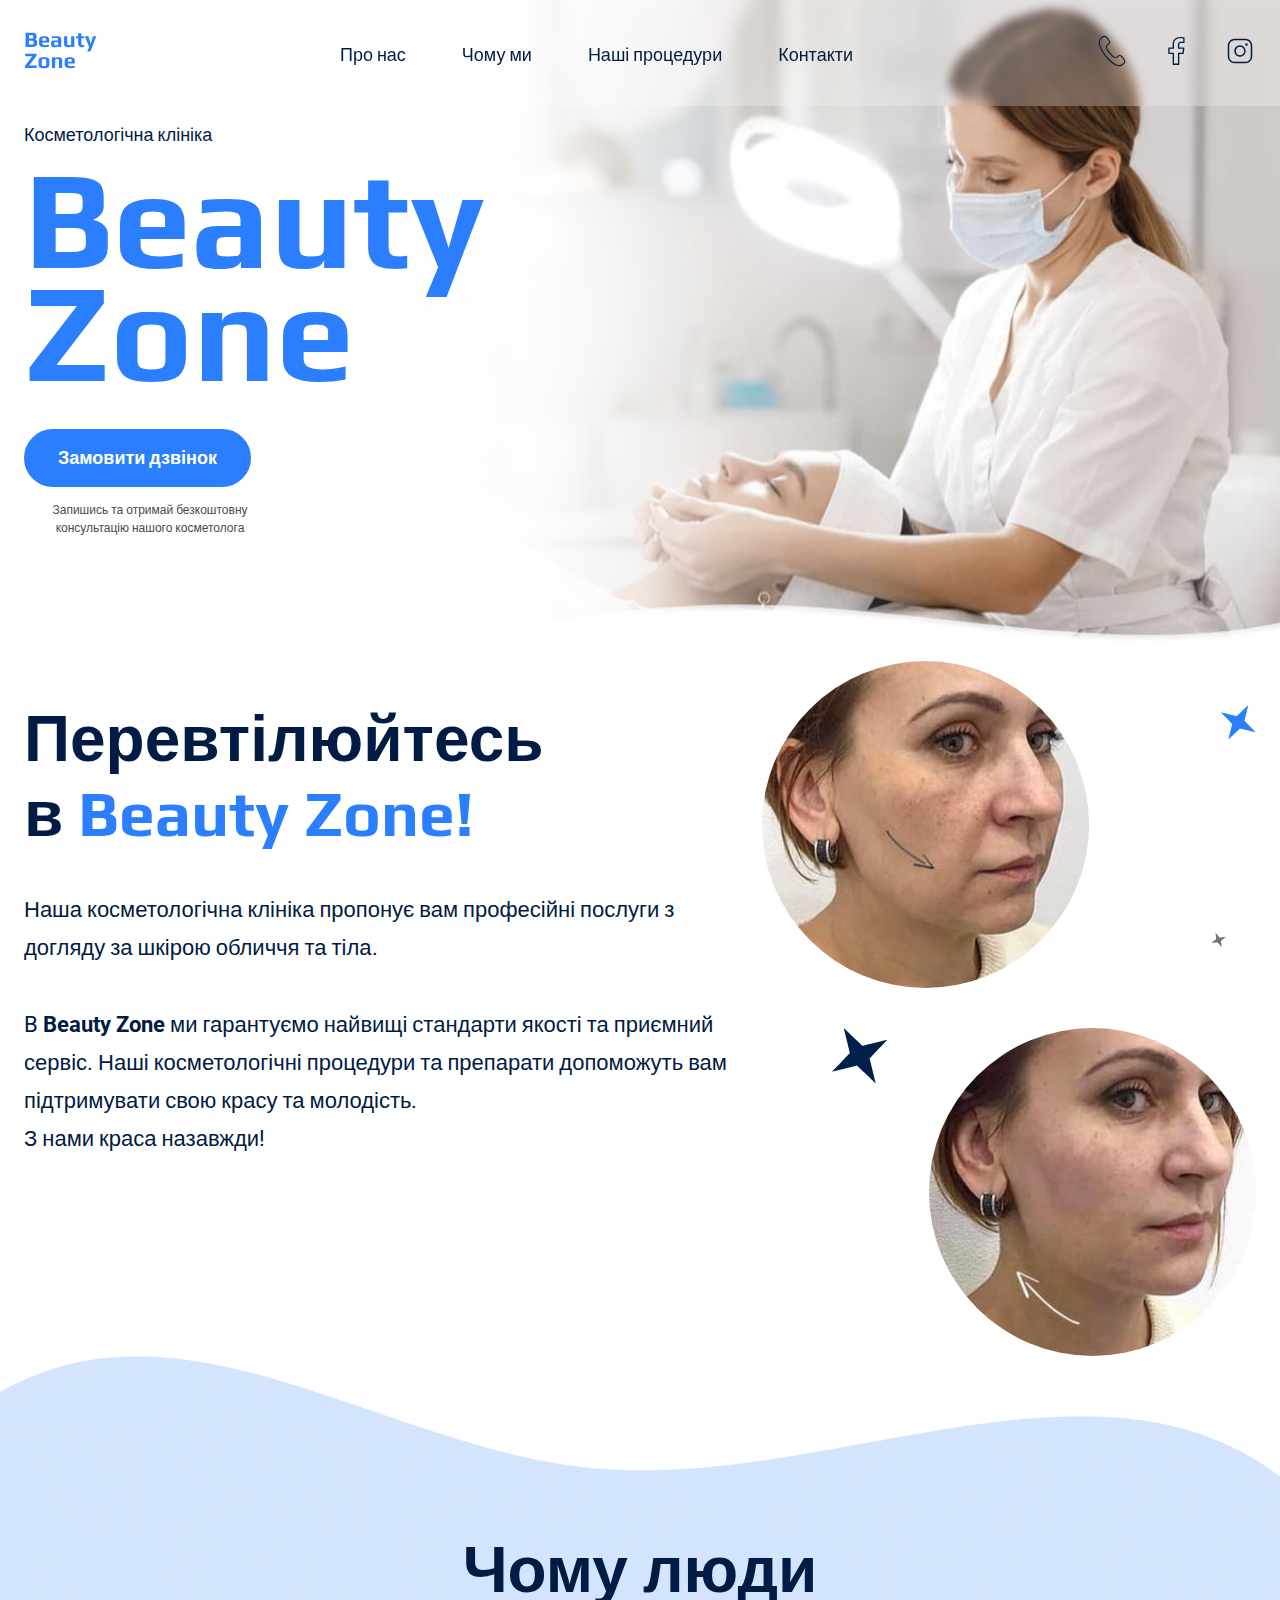
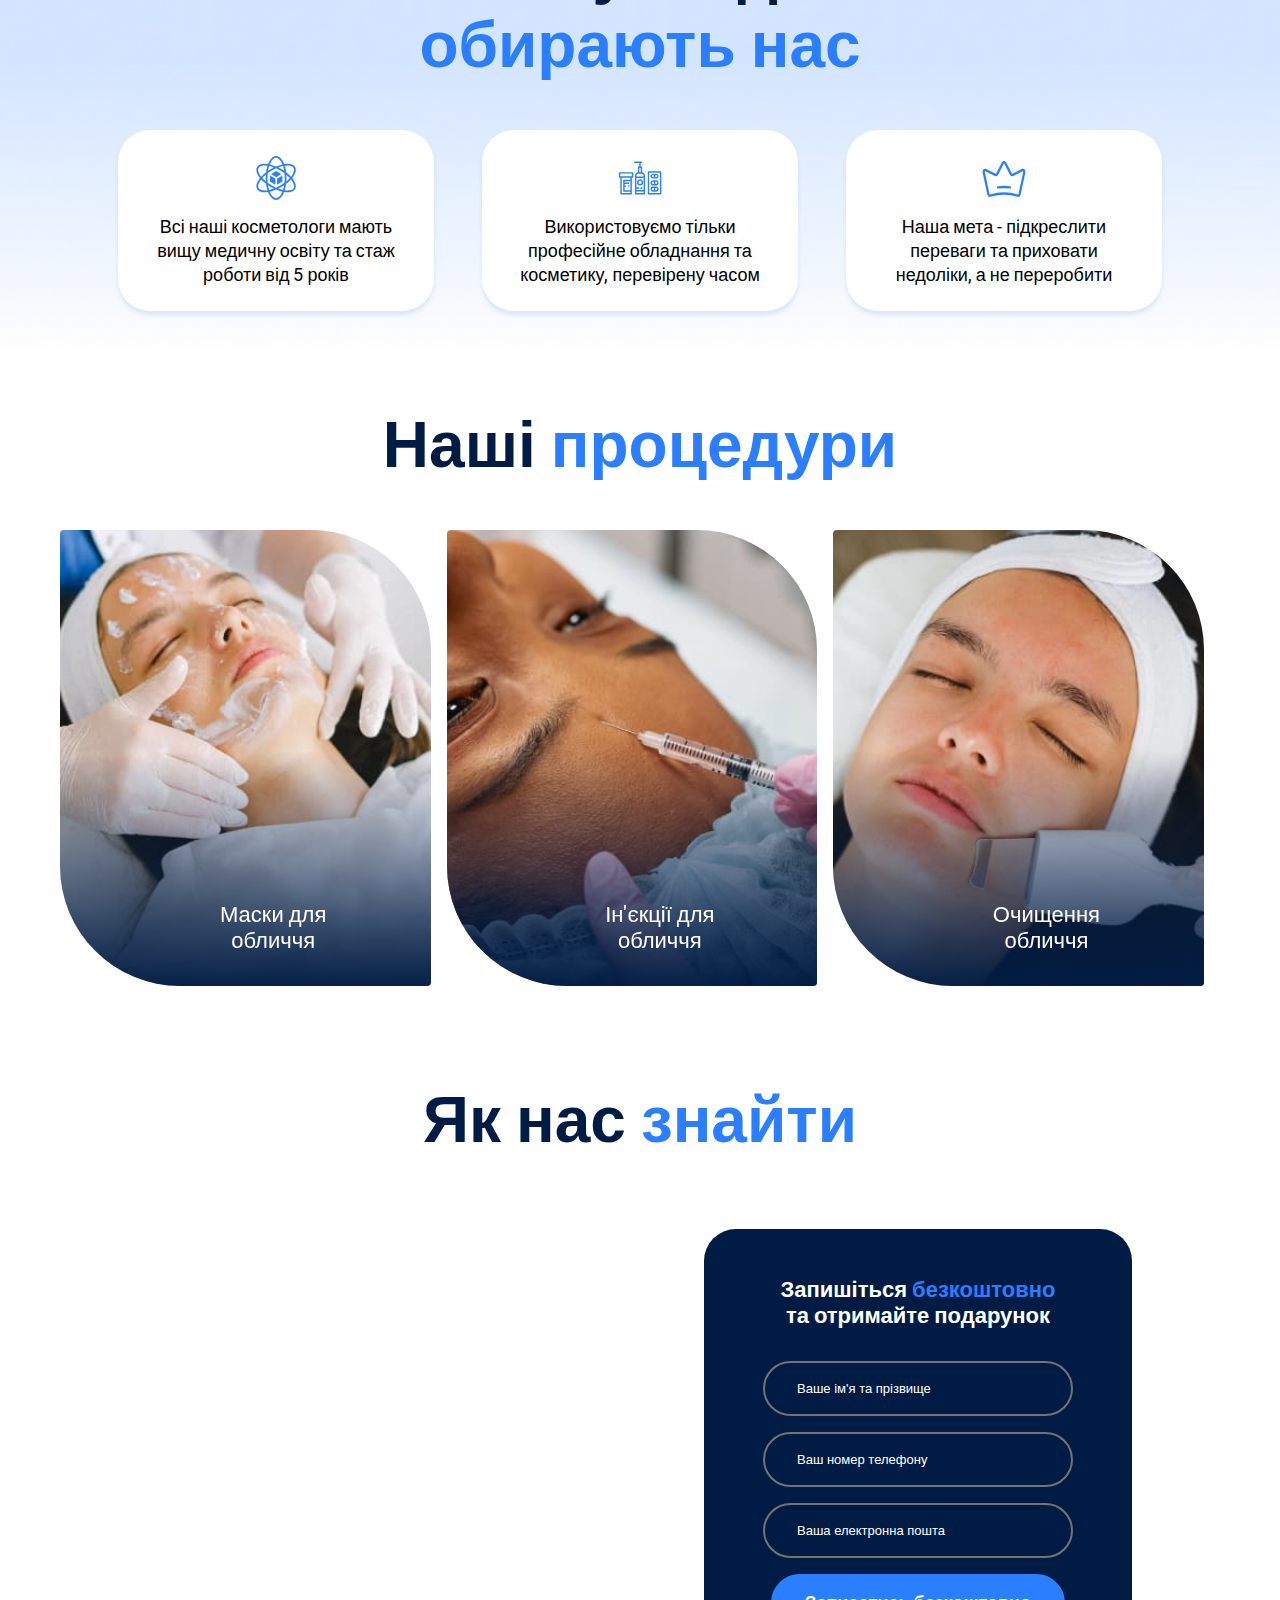
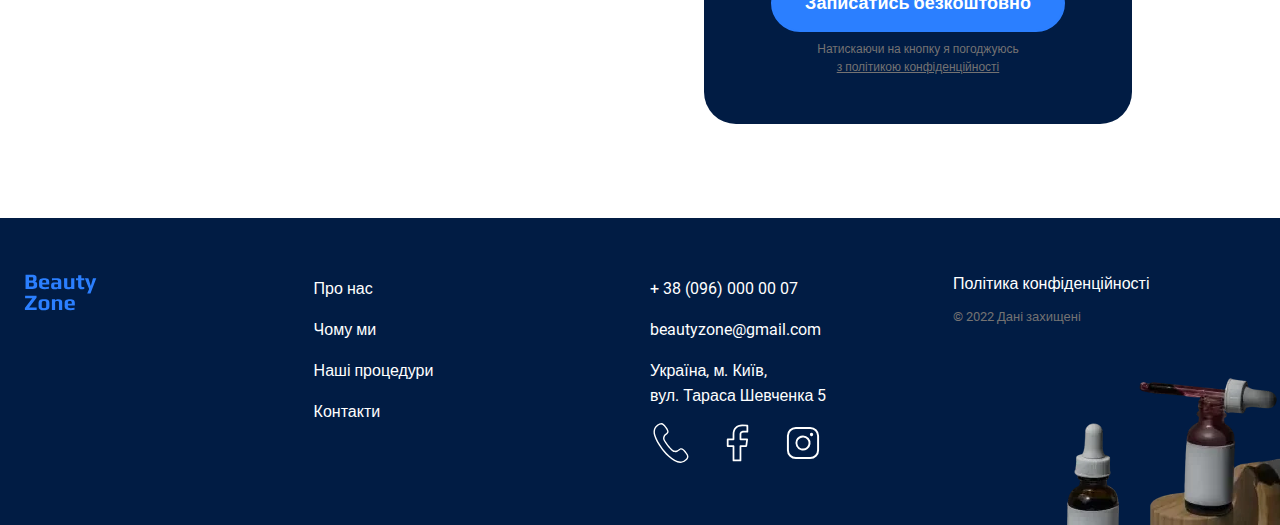
<file: genius-homework-4/index.html>
<!DOCTYPE html>
<html lang="uk">

<head>
  <meta charset="UTF-8">
  <meta name="viewport" content="width=device-width, initial-scale=1.0">
  <title>Beauty Zone</title>
  <link rel="stylesheet" href="./css/styles.css">
  <link rel="stylesheet" href="./css/swiper-bundle.min.css">
</head>

<body>
  <header class="header">
    <div class="container">
      <div class="header__container">
        <a href="./index.html">
          <img src="./images/logo.svg" alt="logo">
        </a>
        <nav class="header__nav">
          <ul class="header__menu">
            <li><a class="link" href="#about-section">Про нас</a></li>
            <li><a class="link" href="#why-we-section">Чому ми</a></li>
            <li><a class="link" href="#procedures-section">Наші процедури</a></li>
            <li><a class="link" href="#contacts-section">Контакти</a></li>
          </ul>
        </nav>
        <div class="header__social">
          <a href="">
            <svg class="header__icon" height="32px" width="32px">
              <use href="./images/icons.svg#icon-phone"></use>
            </svg>
          </a>
          <a href="">
            <svg class="header__icon" height="32px" width="32px">
              <use href="./images/icons.svg#icon-facebook"></use>
            </svg>
          </a>
          <a href="">
            <svg class="header__icon" height="32px" width="32px">
              <use href="./images/icons.svg#icon-instagram"></use>
            </svg>
          </a>
        </div>
        <button type="button" class="header__burger menu-btn-open">
          <svg width="24px" height="24px">
            <use href="./images/icons.svg#icon-burger"></use>
          </svg>
        </button>
      </div>
    </div>
  </header>
  <main>
    <section class="main-section">
      <div class="container">
        <div class="main-section__container">
          <div class="main-section__logo">
            <p class="main-section__text">Косметологічна клініка</p>
            <h1 lang="en" class="main-section__title">Beauty Zone</h1>
          </div>
          <div class="main-section__call">
            <button type="button" class="main-section__btn-open modal-btn-open button">Замовити дзвінок</button>
            <p class="main-section__accent">Запишись та отримай безкоштовну консультацію нашого косметолога</p>
          </div>
        </div>
      </div>
    </section>
    <section class="about-section" id="about-section">
      <div class="container">
        <div class="about-section__container">
          <div class="about-section__context">
            <h2 class="about-section__title section__title">Перевтілюйтесь в <span class="brand">Beauty Zone!</span>
            </h2>
            <div class="about-section__text">
              <p>Наша косметологічна клініка пропонує вам професійні послуги з догляду за шкірою обличчя
                та
                тіла.
              </p>
              <p>
                B <span class="bold">beauty zone</span> ми гарантуємо найвищі стандарти якості та приємний сервіс.
                Наші
                косметологічні
                процедури та препарати допоможуть вам підтримувати свою красу та молодість. <br>З нами
                краса
                назавжди!
              </p>
            </div>
          </div>
          <div class="about-section__photos">
            <div class="about-section__photo-before">
              <img class="rounded about-section__photo"
                srcset="./images/women-before.jpg 1x, ./images/women-before@2x.jpg 2x" src="./images/women-before.jpg"
                alt="Вигляд жінки до">
            </div>
            <div class="about-section__photo-after">
              <img class="rounded about-section__photo"
                srcset="./images/women-after.jpg 1x, ./images/women-after@2x.jpg 2x" src="./images/women-after.jpg"
                alt="Вигляд жінки після">
            </div>
          </div>
        </div>
      </div>
    </section>
    <section class="why-we-section section" id="why-we-section">
      <div class="container">
        <div class="why-we-section__container">
          <h2 class="section__title why-we-section__title">Чому люди <span class="brand">обирають нас</span></h2>
          <div class="why-we-section__cards">
            <div class="why-we-card">
              <svg class="why-we-card__icon" height="48px" width="48px">
                <use href="./images/icons.svg#icon-materials-science"></use>
              </svg>
              <p class="why-we-card__text">Всі наші косметологи мають вищу медичну освіту та стаж роботи від 5
                років</p>
            </div>
            <div class="why-we-card">
              <svg class="why-we-card__icon" height="48px" width="48px">
                <use href="./images/icons.svg#icon-medicine-cosmetics"></use>
              </svg>
              <p class="why-we-card__text">Використовуємо тільки професійне обладнання та косметику, перевірену
                часом</p>
            </div>
            <div class="why-we-card">
              <svg class="why-we-card__icon" height="48px" width="48px">
                <use href="./images/icons.svg#icon-crown"></use>
              </svg>
              <p class="why-we-card__text">Наша мета - підкреслити переваги та приховати недоліки, а не
                переробити</p>
            </div>
          </div>
        </div>
      </div>
    </section>
    <section class="procedures-section section" id="procedures-section">
      <div class="container">
        <h2 class="section__title procedures-section__title">Наші <span class="brand">процедури</span></h2>
        <div class="procedures-section__container">
          <button type="button" class="carousel-button prev">
            <svg width="16px" height="16px">
              <use href="./images/icons.svg#icon-arrow"></use>
            </svg>
          </button>
          <div class="swiper">
            <div class="swiper-wrapper procedures-section__cards">
              <div class="swiper-slide procedures-card procedures-card--bg-mask">
                <div class="procedures-card__gradient">
                  <p class="procedures-card__text">Маски для обличчя</p>
                </div>
              </div>
              <div class="swiper-slide procedures-card procedures-card--bg-injections">
                <div class="procedures-card__gradient">
                  <p class="procedures-card__text">Ін'єкції для обличчя</p>
                </div>
              </div>
              <div class="swiper-slide procedures-card procedures-card--bg-cleaning">
                <div class="procedures-card__gradient">
                  <p class="procedures-card__text">Очищення обличчя</p>
                </div>
              </div>
            </div>
            <div class="pagination">
              <span class="pagination__bullet"></span>
            </div>
          </div>
          <button type="button" class="carousel-button next rotate">
            <svg width="16px" height="16px">
              <use href="./images/icons.svg#icon-arrow"></use>
            </svg>
          </button>
        </div>
      </div>
    </section>
    <section class="contacts-section section" id="contacts-section">
      <div class="container">
        <h2 class="contacts-section__title section__title">Як нас <span class="brand">знайти</span></h2>
        <div class="contacts-section__container">
          <iframe class="contacts-section__map"
            src="https://www.google.com/maps/embed?pb=!1m18!1m12!1m3!1d2540.9325719461126!2d30.5181753!3d50.4423566!2m3!1f0!2f0!3f0!3m2!1i1024!2i768!4f13.1!3m3!1m2!1s0x40d4cef8b5f6338d%3A0x25c7f06ad686451c!2z0LHRg9C7LiDQotCw0YDQsNGB0LAg0KjQtdCy0YfQtdC90LrQviwgNSwg0JrQuNC10LIsIDAyMDAw!5e0!3m2!1sru!2sua!4v1701539978346!5m2!1sru!2sua"
            style="border:0;" allowfullscreen="" loading="lazy" referrerpolicy="no-referrer-when-downgrade">
          </iframe>
          <div class="contacts-section__form">
            <p class="contacts-section__text">Запишіться <span class="brand">безкоштовно</span> та отримайте подарунок
            </p>
            <form class="form" name="contact-form" autocomplete="off">
              <div class="form__field">
                <label class="visually-hidden" for="user-name-lastname"></label>
                <input class="form__input" type="text" id="user-name-lastname" name="user-name-lastname"
                  placeholder="Ваше ім'я та прізвище" required pattern="^[a-zA-Zа-яА-ЯЄєІіҐґ]+\s[a-zA-Zа-яА-ЯЄєІіҐґ]+$">
              </div>

              <div class="form__field">
                <label class="visually-hidden" for="user-phone"></label>
                <input class="form__input" type="tel" id="user-phone" name="user-phone" placeholder="Ваш номер телефону"
                  required pattern="^\+[0-9]{12}">
              </div>

              <div class="form__field">
                <label class="visually-hidden" for="user-email"></label>
                <input class="form__input" type="email" id="user-email" name="user-email"
                  placeholder="Ваша електронна пошта" required>
              </div>

              <button class="form__button button" type="submit">Записатись безкоштовно</button>
              <p class="form__terms">
                Натискаючи на кнопку я погоджуюсь
                <a class="form__terms-link" href="#" target="_blank">з політикою конфіденційності</a>
              </p>
            </form>
          </div>
        </div>
      </div>
    </section>
  </main>
  <footer class="footer">
    <div class="container">
      <div class="footer__container">
        <nav class="footer__nav">
          <div class="footer__logo">
            <a href="./index.html">
              <img src="./images/logo.svg" alt="logo">
            </a>
          </div>
          <ul class="footer__menu">
            <li><a class="footer__link" href="#about-section">Про нас</a></li>
            <li><a class="footer__link" href="#why-we-section">Чому ми</a></li>
            <li><a class="footer__link" href="#procedures-section">Наші процедури</a></li>
            <li><a class="footer__link" href="#contacts-section">Контакти</a></li>
          </ul>
        </nav>
        <address class="footer__address">
          <ul class="footer__list">
            <li><a class="footer__link" href="tel:+380960000007">+ 38 (096) 000 00 07</a></li>
            <li><a class="footer__link" href="mailto:beautyzone@gmail.com">beautyzone@gmail.com</a></li>
            <li>
              <a class="footer__link footer__link--min" href="https://maps.app.goo.gl/W6SMxQbyj6sZusVZ9"
                target="_blank">
                Україна, м. Київ, <br>вул. Тараса Шевченка 5
              </a>
            </li>
            <li>
              <div class="footer__social">
                <a href="">
                  <svg class="footer__icon">
                    <use href="./images/icons.svg#icon-phone"></use>
                  </svg>
                </a>
                <a href="">
                  <svg class="footer__icon">
                    <use href="./images/icons.svg#icon-facebook"></use>
                  </svg>
                </a>
                <a href="">
                  <svg class="footer__icon">
                    <use href="./images/icons.svg#icon-instagram"></use>
                  </svg>
                </a>
              </div>
            </li>
          </ul>
          <div class="footer__address-info">
            <a class="footer__link" href="#" target="_blank">Політика конфіденційності</a>
            <p class="footer__address-copyright">&copy; 2022 Дані захищені</p>
          </div>
        </address>
      </div>
    </div>
  </footer>
  <div class="mobile-menu">
    <div class="mobile-menu__container">
      <button class="mobile-menu__button menu-btn-close">
        <svg width="24px" height="24px">
          <use href="images/icons.svg#icon-close"></use>
        </svg>
      </button>
      <a href="./index.html" class="mobile-menu__logo">
        <img src="./images/logo.svg" alt="logo">
      </a>
      <ul class="mobile-menu__list">
        <li><a class="link" href="#about-section">Про нас</a></li>
        <li><a class="link" href="#why-we-section">Чому ми</a></li>
        <li><a class="link" href="#procedures-section">Наші процедури</a></li>
        <li><a class="link" href="#contacts-section">Контакти</a></li>
      </ul>
      <div class="mobile-menu__social">
        <a href="#" class="mobile-menu__icon">
          <svg height="32px" width="32px">
            <use href="./images/icons.svg#icon-phone"></use>
          </svg>
        </a>
        <a href="#" class="mobile-menu__icon">
          <svg height="32px" width="32px">
            <use href="./images/icons.svg#icon-facebook"></use>
          </svg>
        </a>
        <a href="#" class="mobile-menu__icon">
          <svg height="32px" width="32px">
            <use href="./images/icons.svg#icon-instagram"></use>
          </svg>
        </a>
      </div>
    </div>
  </div>
  <div class="backdrop is-hidden">
    <div class="modal">
      <button class="modal__btn-close modal-btn-close">
        <svg width="32px" height="32px">
          <use href="./images/icons.svg#icon-close"></use>
        </svg>
      </button>
      <h2 class="modal__title">Замовити дзвінок</h2>
      <p class="modal__text">Запишіться <span class="brand">безкоштовно</span> та отримайте подарунок</p>
      <form class="form" name="modal-form" autocomplete="off">
        <div class="form__field">
          <label class="visually-hidden" for="modal-user-name-lastname"></label>
          <input class="form__input" type="text" id="modal-user-name-lastname" name="modal-user-name-lastname"
            placeholder="Ваше ім'я та прізвище" required pattern="^[a-zA-Zа-яА-ЯЄєІіҐґ]+\s[a-zA-Zа-яА-ЯЄєІіҐґ]+$">
        </div>

        <div class="form__field">
          <label class="visually-hidden" for="modal-user-phone"></label>
          <input class="form__input" type="tel" id="modal-user-phone" name="modal-user-phone" placeholder="Ваш номер телефону"
            required pattern="^\+[0-9]{12}">
        </div>

        <div class="form__field">
          <label class="visually-hidden" for="modal-user-email"></label>
          <input class="form__input" type="email" id="modal-user-email" name="modal-user-email" placeholder="Ваша електронна пошта"
            required>
        </div>

        <button class="form__button button" type="submit">Записатись безкоштовно</button>
        <p class="form__terms">
          Натискаючи на кнопку я погоджуюсь
          <a class="form__terms-link" href="#" target="_blank">з політикою конфіденційності</a>
        </p>
      </form>
    </div>
  </div>
  <script src="./js/modal.js"></script>
  <script src="./js/mobile-menu.js"></script>
  <script src="./js/swiper-bundle.min.js"></script>
  <script src="./js/procedures-slider.js"></script>
</body>

</html>
</file>
<file: genius-homework-1/css/styles.css>
@font-face {
    font-display: swap;
    font-family: 'Roboto';
    font-style: normal;
    font-weight: 400;
    src: url('../fonts/roboto-v30-latin-regular.woff2') format('woff2');
}

@font-face {
    font-display: swap;
    font-family: 'Roboto';
    font-style: normal;
    font-weight: 700;
    src: url('../fonts/roboto-v30-latin-700.woff2') format('woff2');
}

@font-face {
    font-display: swap;
    font-family: 'Play';
    font-style: normal;
    font-weight: 400;
    src: url('../fonts/play-v19-latin-regular.woff2') format('woff2');
}

@font-face {
    font-display: swap;
    font-family: 'Play';
    font-style: normal;
    font-weight: 700;
    src: url('../fonts/play-v19-latin-700.woff2') format('woff2');
}

:root {
    --color-primary-white: #FFFFFF;
    --color-primary-blue: #2B7FFF;
    --color-primary-dark-blue: #011C44;
    --color-primary-dark-grey: #4A4A4A;
    --color-secondary-grey: #747272;
    --color-secondary-black: #000000;
}

body {
    font-family: "Roboto", sans-serif;
    font-size: 22px;
    font-weight: 400;
    color: var(--color-primary-dark-blue);
}

a {
    text-decoration: none;
}

ul {
    list-style-type: none;
}

address {
    font-style: normal;
}

.link {
    color: var(--color-primary-dark-blue);
    font-size: 18px;
}

.link:hover {
    color: var(--color-primary-blue);
    font-weight: 700;
}

/* Main section */
.main-section p {
    font-size: 18px;
}

.main-section .accent {
    color: var(--color-primary-dark-grey);
    font-size: 12px;
    line-height: 1.5;
}

.main-title {
    color: var(--color-primary-blue);
    font-family: "Play", sans-serif;
    font-size: 140px;
    font-weight: 700;
    line-height: 0.81;
}

.button {
    border-radius: 32px;
    background-color: var(--color-primary-blue);
    color: var(--color-primary-white);
    border: 2px solid var(--color-primary-blue);
    cursor: pointer;
}

.button:hover {
    background-color: transparent;
    color: var(--color-primary-dark-blue);
}

.title-section {
    color: var(--color-primary-dark-blue);
    font-family: "Play", sans-serif;
    font-size: 64px;
    font-weight: 700;
    text-align: center;
}

.title-section span {
    color: var(--color-primary-blue);
}

.about-text {
    line-height: 1.72;
}

.about-text p span {
    font-weight: 600;
    text-transform: capitalize;
}

.why-we-blocks {
    display: flex;
    align-items: flex-start;
    gap: 56px;
    width: 1060px;
    margin: 0 auto;
}
.why-we-blocks div {
    background-color: var(--color-primary-white);
    border-radius: 32px;
    font-size: 18px;
    line-height: 1.33;

    display: flex;
    flex-wrap: wrap;
    height: 180px;
    padding: 24px 32px;
    justify-content: center;
    align-items: center;

    width: 252px;
    height: 133px;
    text-align: center;
    box-shadow: 0px 4px 4px 0px rgba(168, 198, 245, 0.38);
}

.address-copyright {
    font-size: 13px;
    color: var(--color-secondary-grey);
}

.link-footer {
    color: var(--color-primary-dark-blue);
    font-size: 16px;
}

.link-footer:hover {
    color: var(--color-primary-blue);
    font-weight: 700;
}
</file>
<file: genius-homework-2/css/styles.css>
@font-face {
    font-display: swap;
    font-family: 'Roboto';
    font-style: normal;
    font-weight: 400;
    src: url('../fonts/roboto-v30-latin-regular.woff2') format('woff2');
}

@font-face {
    font-display: swap;
    font-family: 'Roboto';
    font-style: normal;
    font-weight: 700;
    src: url('../fonts/roboto-v30-latin-700.woff2') format('woff2');
}

@font-face {
    font-display: swap;
    font-family: 'Play';
    font-style: normal;
    font-weight: 400;
    src: url('../fonts/play-v19-latin-regular.woff2') format('woff2');
}

@font-face {
    font-display: swap;
    font-family: 'Play';
    font-style: normal;
    font-weight: 700;
    src: url('../fonts/play-v19-latin-700.woff2') format('woff2');
}

:root {
    --color-primary-white: #FFFFFF;
    --color-primary-blue: #2B7FFF;
    --color-primary-dark-blue: #011C44;
    --color-primary-dark-grey: #4A4A4A;
    --color-secondary-grey: #747272;
    --color-secondary-black: #000000;
}

* {
    box-sizing: border-box;
}

body {
    font-family: "Roboto", sans-serif;
    font-size: 22px;
    font-weight: 400;
    color: var(--color-primary-dark-blue);
    margin: 0;
}

a {
    text-decoration: none;
}

ul {
    margin: 0;
    padding: 0;
    list-style-type: none;
}

address {
    font-style: normal;
}

h1,
h2,
h3,
h4,
h5,
h6,
p {
    margin: 0;
}

/* Links */
.link {
    color: var(--color-primary-dark-blue);
    font-size: 18px;
}

.link:hover {
    color: var(--color-primary-blue);
}

/* Button */
.button {
    border-radius: 32px;
    background-color: var(--color-primary-blue);
    color: var(--color-primary-white);
    border: 2px solid var(--color-primary-blue);
    cursor: pointer;
    padding: 16px 32px;

    font-family: "Roboto", sans-serif;
    font-weight: 600;
    font-size: 18px;
}

.button:hover {
    background-color: transparent;
    color: var(--color-primary-dark-blue);
}

/* For all section*/
.section {
    padding: 48px 0;
}

.title-section {
    color: var(--color-primary-dark-blue);
    font-family: "Play", sans-serif;
    font-size: 64px;
    font-weight: 700;
    text-align: center;
}

.title-section span {
    color: var(--color-primary-blue);
}

.container {
    width: 100%;
    max-width: 1288px;
    margin: 0 auto;
    padding: 0 24px;
}

/* Header */
.header-container {
    display: flex;
    gap: 40px;
    align-items: center;
    justify-content: space-between;
}

.header-menu {
    display: flex;
    gap: 56px;
}

.header-social {
    display: flex;
    gap: 32px;
}

.header-icon {
    fill: var(--color-primary-dark-blue);
}

/* Main section */
.main-container {
    display: flex;
    gap: 40px;
    flex-direction: column;
    max-width: 530px;
}

.main-logo {
    display: flex;
    flex-direction: column;
    gap: 16px;
}

.main-call {
    display: flex;
    flex-direction: column;
    gap: 14px;
    align-items: flex-start;
}

.main-section {
    padding: 124px 0;
}

.main-section p {
    font-size: 18px;
}

.main-section .accent {
    color: var(--color-primary-dark-grey);
    font-size: 12px;
    line-height: 1.5;
}

.main-title {
    color: var(--color-primary-blue);
    font-family: "Play", sans-serif;
    font-size: 140px;
    font-weight: 700;
    line-height: 0.81;
    margin-bottom: 0;
}

/* About section */
.about-text p span {
    font-weight: 600;
    text-transform: capitalize;
}

.about-container {
    display: flex;
    gap: 28px;
}

.about-title-and-text {
    display: flex;
    flex-direction: column;
    gap: 40px;
    max-width: 710px;
    /* flex-shrink: 0; */

}

.about-title {
    text-align: start;
    max-width: 530px;
    padding-top: 40px;
}

.about-text {
    display: flex;
    flex-direction: column;
    gap: 40px;
    line-height: 1.72;
}

.about-photo {
    display: flex;
    flex-direction: column;
    gap: 40px;
    flex-grow: 1;
}

.photo {
    border-radius: 50%;
}

.photo-before {
    display: flex;
    justify-content: flex-start;
}

.photo-after {
    display: flex;
    justify-content: flex-end;
}

/* Why-we section */
.why-we-section {
    padding-top: 176px;

}

.why-we-container {
    display: flex;
    flex-direction: column;
    gap: 48px;
    padding: 0 90px;
    align-items: center;
}

.why-we-title {
    width: 100%;
    max-width: 450px;
}

.why-we-blocks {
    display: flex;
    gap: 24px 56px;
    flex-wrap: wrap;
    justify-content: center;
}

.why-we-block {
    text-align: center;
    padding: 24px 32px;
    border-radius: 32px;
    background-color: var(--color-primary-white);
    box-shadow: 0px 4px 4px 0px rgba(168, 198, 245, 0.38);
    flex-basis: calc((100% - 112px) / 3);
}

.why-we-text {
    font-size: 18px;
    color: var(--color-secondary-black);
    line-height: 1.33;
    margin-top: 8px;
}

.why-we-icon {
    fill: var(--color-primary-blue);
}

/* Carousel */
.carousel-button {
    display: flex;
    align-items: center;
    justify-content: center;
    flex-shrink: 0;
    cursor: pointer;
    width: 44px;
    height: 44px;
    border-radius: 50%;
    background-color: transparent;
    border: 1px solid var(--color-primary-dark-blue);
    fill: var(--color-primary-dark-blue);
    
}

.carousel-button:hover {
    fill: var(--color-primary-white);
    border: 1px solid var(--color-primary-white);
    background-color: #2B7FFF;
}

.rotate {
    transform: rotate(180deg);
}

/* Procedures section*/
.procedures-container {
    display: flex;
    gap: 32px;
    justify-content: center;
    align-items: center;
}

.procedures-title {
    margin-bottom: 48px;
}

.procedures-cards {
    display: flex;
    flex-wrap: wrap;
    gap: 16px;
    flex-grow: 1;
}

.procedures-card {
    flex-basis: calc((100% - 32px) / 3);
    height: 456px;
    border-radius: 4px 120px;
}

.procedures-gradient {
    display: flex;
    justify-content: flex-end;
    align-items: flex-end;
    background: linear-gradient(180deg, rgba(1, 28, 68, 0.00) 48.53%, rgba(1, 28, 68, 0.73) 84.61%, #011C44 101.39%);
    width: 100%;
    height: 100%;
    border-radius: 4px 120px;;
}

.procedures-text {
    text-align: center;
    line-height: 1.18;
    color: var(--color-primary-white);
    max-width: 152px;
    width: 100%;
    box-sizing: content-box;
    padding: 0 22% 32px 0;
}

.procedures-bg-mask {
    background: url(../images/mask.jpg);
    background-size: cover;
    background-position: center;
    background-repeat: no-repeat;
}

.procedures-bg-injections {
    background: url(../images/injections.jpg);
    background-size: cover;
    background-position: center;
    background-repeat: no-repeat;
}

.procedures-bg-cleaning {
    background: url(../images/cleaning.jpg);
    background-size: cover;
    background-position: center;
    background-repeat: no-repeat;
}

/* Contacts section */
.contacts-section {
    padding-bottom: 94px;
}

.contacts-title {
    margin-bottom: 48px;
}

.contacts-container {
    display: flex;
    gap: 32px;
    padding: 0 90px;
}

.contact-map {
    border-radius: 32px;
}

/* Footer */
.footer-container {
    display: flex;
    gap: 20px;
}

.footer-nav,
.footer-address {
    display: flex;
    flex-basis: 50%;
    gap: 20px;
}

.footer-logo {
    flex-grow: 1;
}

.footer-menu,
.footer-list,
.address-info {
    display: flex;
    flex-direction: column;
    gap: 16px;
    flex-grow: 1;
}

.footer {
    padding: 56px 0;
    background-color: var(--color-primary-dark-blue);
}

.address-copyright {
    font-size: 13px;
    color: var(--color-secondary-grey);
    margin: 0;
}

.link-footer {
    color: var(--color-primary-white);
    font-size: 16px;
}

.link-footer:hover {
    color: var(--color-primary-blue);
}

.footer-social {
    display: flex;
    gap: 24px;
}

.footer-icon {
    fill: var(--color-primary-white);
}
</file>
<file: genius-homework-3/css/styles.css>
@font-face {
    font-display: swap;
    font-family: 'Roboto';
    font-style: normal;
    font-weight: 400;
    src: url('../fonts/roboto-v30-latin-regular.woff2') format('woff2');
}

@font-face {
    font-display: swap;
    font-family: 'Roboto';
    font-style: normal;
    font-weight: 700;
    src: url('../fonts/roboto-v30-latin-700.woff2') format('woff2');
}

@font-face {
    font-display: swap;
    font-family: 'Play';
    font-style: normal;
    font-weight: 400;
    src: url('../fonts/play-v19-latin-regular.woff2') format('woff2');
}

@font-face {
    font-display: swap;
    font-family: 'Play';
    font-style: normal;
    font-weight: 700;
    src: url('../fonts/play-v19-latin-700.woff2') format('woff2');
}

:root {
    --color-primary-white: #FFFFFF;
    --color-primary-blue: #2B7FFF;
    --color-primary-dark-blue: #011C44;
    --color-primary-dark-grey: #4A4A4A;
    --color-secondary-grey: #747272;
    --color-secondary-black: #000000;
}

* {
    box-sizing: border-box;
}

body {
    font-family: "Roboto", sans-serif;
    font-size: 22px;
    font-weight: 400;
    color: var(--color-primary-dark-blue);
    margin: 0;
}

a {
    text-decoration: none;
}

ul {
    margin: 0;
    padding: 0;
    list-style-type: none;
}

address {
    font-style: normal;
}

h1,
h2,
h3,
h4,
h5,
h6,
p {
    margin: 0;
}

/* Other */
.visually-hidden {
    position: absolute;
    left: -10000px;
    top: auto;
    width: 1px;
    height: 1px;
    overflow: hidden;
}

/* Links */
.link {
    color: var(--color-primary-dark-blue);
    font-size: 18px;
    transition: color .2s;
}

.link:hover {
    color: var(--color-primary-blue);
}

/* Button */
.button {
    border-radius: 32px;
    background-color: var(--color-primary-blue);
    color: var(--color-primary-white);
    border: 2px solid var(--color-primary-blue);
    cursor: pointer;
    padding: 16px 32px;

    font-family: "Roboto", sans-serif;
    font-weight: 600;
    font-size: 18px;
    transition: color .2s, background-color .2s;
}

.button:hover {
    background-color: transparent;
    color: var(--color-primary-dark-blue);
}

/* For all section*/
.section {
    padding: 48px 0;
}

.title-section {
    color: var(--color-primary-dark-blue);
    font-family: "Play", sans-serif;
    font-size: 64px;
    font-weight: 700;
    text-align: center;
}

.title-section span {
    color: var(--color-primary-blue);
}

.container {
    width: 100%;
    max-width: 1288px;
    margin: 0 auto;
    padding: 0 24px;
}

/* Header */
.header {
    position: absolute;
    top: 0;
    left: 0;
    width: 100%;
    background: rgba(255, 255, 255, 0.25);
    backdrop-filter: blur(5px);
    padding: 32px 0;
}

.header-container {
    display: flex;
    gap: 40px;
    align-items: center;
    justify-content: space-between;
}

.header-menu {
    display: flex;
    gap: 56px;
}

.header-social {
    display: flex;
    gap: 32px;
}

.header-icon {
    fill: var(--color-primary-dark-blue);
}

/* Main section */
.main-container {
    display: flex;
    gap: 40px;
    flex-direction: column;
    max-width: 530px;
}

.main-logo {
    display: flex;
    flex-direction: column;
    gap: 16px;
}

.main-call {
    display: flex;
    flex-direction: column;
    gap: 14px;
    align-items: flex-start;
    width: 100%;
    max-width: 228px;
}

.main-section {
    padding: 124px 0;
    background: linear-gradient(89deg, #FFF 30.62%, rgba(255, 255, 255, 0.85) 41.31%, rgba(255, 255, 255, 0.19) 58.65%, rgba(255, 255, 255, 0.00) 72.78%),
    url(../images/main-bg.jpg) no-repeat;
    background-size: cover;
    background-position: center bottom;
}

.main-section p {
    font-size: 18px;
}

.main-section .accent {
    color: var(--color-primary-dark-grey);
    font-size: 12px;
    line-height: 1.5;
    padding-left: 24px;
}

.main-title {
    color: var(--color-primary-blue);
    font-family: "Play", sans-serif;
    font-size: 140px;
    font-weight: 700;
    line-height: 0.81;
    margin-bottom: 0;
}

/* About section */
.about-text p span {
    font-weight: 600;
    text-transform: capitalize;
}

.about-container {
    display: flex;
    gap: 28px;
}

.about-title-and-text {
    display: flex;
    flex-direction: column;
    gap: 40px;
    max-width: 710px;
    /* flex-shrink: 0; */

}

.about-title {
    text-align: start;
    max-width: 530px;
    padding-top: 40px;
}

.about-text {
    display: flex;
    flex-direction: column;
    gap: 40px;
    line-height: 1.72;
}

.about-photo {
    display: flex;
    flex-direction: column;
    /* position: relative; */
    gap: 40px;
    flex-grow: 1;
}

.photo {
    border-radius: 50%;
}

.photo-before::before,
.photo-before::after,
.photo-after::before {
    content: "";
    position: absolute;
    animation-iteration-count: infinite;
    animation-timing-function: linear;
}

.photo-before {
    display: flex;
    justify-content: flex-start;
    position: relative;
}

.photo-before::before {
    background-image: url(../images/decor-star-medium.png);
    width: 35px;
    height: 35px;
    top: 44px;
    right: 0;
    animation-name: animation-star-medium;
    animation-duration: 1.8s;
}

.photo-before::after {
    background-image: url(../images/decor-star-small.png);
    width: 15px;
    height: 16px;
    bottom: 40px;
    right: 30px;
    animation-name: animation-star-small;
    animation-duration: 1.5s;
}

.photo-after {
    display: flex;
    justify-content: flex-end;
    position: relative;
}

.photo-after::before {
    background-image: url(../images/decor-star-large.png);
    width: 56px;
    height: 56px;
    top: 0;
    left: 130px;
    animation-name: animation-star-large;
    animation-duration: 2.5s;
}

@keyframes animation-star-small {
    0% {
        transform: rotate(0);
        scale: 1;
    }

    50% {
        scale: 1.2;
        filter: drop-shadow(2px 2px 4px var(--color-secondary-black));
    }

    100% {
        transform: rotate(360deg);
        scale: 1;
    }
}

@keyframes animation-star-medium {
    0% {
        transform: rotate(360deg);
        scale: 1;
    }

    50% {
        scale: 1.08;
        filter: drop-shadow(1px 1px 8px var(--color-primary-dark-grey));
    }

    100% {
        transform: rotate(0);
        scale: 1;
    }
}

@keyframes animation-star-large {
    0% {
        transform: rotate(0);
        scale: 1;
    }

    50% {
        filter: drop-shadow(1px 1px 4px var(--color-primary-blue));
        scale: 1.05;
    }

    100% {
        transform: rotate(360deg);
        scale: 1;
    }
}

/* Why-we section */
.why-we-section {
    position: relative;
    padding-top: 176px;
}

.why-we-section::before {
    position: absolute;
    content: "";
    background: url(../images/why-we-section-bg.webp) no-repeat;
    background-position: center top;
    background-size: cover;
    width: 100%;
    height: 300%;
    left: 0;
    top: -80px;
    z-index: -1;
}

.why-we-container {
    display: flex;
    flex-direction: column;
    gap: 48px;
    padding: 0 90px;
    align-items: center;
}

.why-we-title {
    width: 100%;
    max-width: 450px;
}

.why-we-blocks {
    display: flex;
    gap: 24px 56px;
    flex-wrap: wrap;
    justify-content: center;
}

.why-we-block {
    text-align: center;
    padding: 24px 32px;
    border-radius: 32px;
    background-color: var(--color-primary-white);
    box-shadow: 0px 4px 4px 0px rgba(168, 198, 245, 0.38);
    flex-basis: calc((100% - 112px) / 3);
}

.why-we-text {
    font-size: 18px;
    color: var(--color-secondary-black);
    line-height: 1.33;
    margin-top: 8px;
}

.why-we-icon {
    fill: var(--color-primary-blue);
}

/* Carousel */
.carousel-button {
    display: flex;
    align-items: center;
    justify-content: center;
    flex-shrink: 0;
    cursor: pointer;
    width: 44px;
    height: 44px;
    border-radius: 50%;
    background-color: transparent;
    border: 1px solid var(--color-primary-dark-blue);
    fill: var(--color-primary-dark-blue);
    
}

.carousel-button:hover {
    fill: var(--color-primary-white);
    border: 1px solid var(--color-primary-white);
    background-color: #2B7FFF;
}

.rotate {
    transform: rotate(180deg);
}

/* Procedures section*/
.procedures-container {
    display: flex;
    gap: 32px;
    justify-content: center;
    align-items: center;
}

.procedures-title {
    margin-bottom: 48px;
}

.procedures-cards {
    display: flex;
    flex-wrap: wrap;
    gap: 16px;
    flex-grow: 1;
}

.procedures-card {
    flex-basis: calc((100% - 32px) / 3);
    height: 456px;
    border-radius: 4px 120px;
    transition: scale .2s, box-shadow .2s;
}

.procedures-card:hover {
    scale: 1.05;
    box-shadow:
    1px 1px 2px black,
    0 0 1em var(--color-primary-dark-blue),
    0 0 0.2em var(--color-primary-blue);
}

.procedures-gradient {
    display: flex;
    justify-content: flex-end;
    align-items: flex-end;
    background: linear-gradient(180deg, rgba(1, 28, 68, 0.00) 48.53%, rgba(1, 28, 68, 0.73) 84.61%, #011C44 101.39%);
    width: 100%;
    height: 100%;
    border-radius: 4px 120px;;
}

.procedures-text {
    text-align: center;
    line-height: 1.18;
    color: var(--color-primary-white);
    max-width: 152px;
    width: 100%;
    box-sizing: content-box;
    padding: 0 22% 32px 0;
}

.procedures-bg-mask {
    background: url(../images/mask.jpg);
    background-size: cover;
    background-position: center;
    background-repeat: no-repeat;
}

.procedures-bg-injections {
    background: url(../images/injections.jpg);
    background-size: cover;
    background-position: center;
    background-repeat: no-repeat;
}

.procedures-bg-cleaning {
    background: url(../images/cleaning.jpg);
    background-size: cover;
    background-position: center;
    background-repeat: no-repeat;
}

/* Contacts section */
.contacts-section {
    padding-bottom: 94px;
}

.contacts-title {
    margin-bottom: 48px;
}

.contacts-container {
    display: flex;
    gap: 32px;
    padding: 0 90px;
}

.contact-map {
    border-radius: 32px;
}

.contact-form {
    flex-grow: 1;
    border-radius: 32px;
    background-color: var(--color-primary-dark-blue);
    padding: 48px 56px; 
}

/* Footer */
.footer-container {
    display: flex;
    gap: 20px;
}

.footer-nav,
.footer-address {
    display: flex;
    flex-basis: 50%;
    gap: 20px;
}

.footer-logo {
    flex-grow: 1;
}

.footer-menu,
.footer-list,
.address-info {
    display: flex;
    flex-direction: column;
    gap: 16px;
    flex-grow: 1;
}

.footer {
    position: relative;
    padding: 56px 0;
    background-color: var(--color-primary-dark-blue);
    overflow: hidden;
}

.address-copyright {
    font-size: 13px;
    color: var(--color-secondary-grey);
    margin: 0;
}

.link-footer {
    color: var(--color-primary-white);
    font-size: 16px;
    transition: color .2s;
}

.link-footer:hover {
    color: var(--color-primary-blue);
}

.footer-social {
    display: flex;
    gap: 24px;
}

.footer-icon {
    fill: var(--color-primary-white);
}

.footer::after {
    content: "";
    background-image: url(../images/decor-footer.webp);
    position: absolute;
    width: 272px;
    height: 152px;
    right: -25px;
    bottom: 0;
}

/* Modal window */
.backdrop {
    display: flex;
    justify-content: center;
    align-items: center;
    position: fixed;
    top: 0;
    right: 0;
    bottom: 0;
    left: 0;
    padding: 8px 0;
    background-color: rgb(0, 0, 0, 0.5);
    transition: opacity .2s, visibility .2s;
}

.backdrop.is-hidden {
    visibility: hidden;
    opacity: 0;
    pointer-events: none;
}

.modal {
    position: relative;
    max-width: 724px;
    max-height: 680px;
    width: 100%;
    height: 100%;
    border-radius: 48px;
    background-color: var(--color-primary-dark-blue);
    padding: 32px 144px; 
    overflow-y: auto;
}

.modal-btn-close {
    display: flex;
    align-items: center;
    justify-content: center;
    position: absolute;
    top: 42px;
    right: 42px;
    background: transparent;
    border: none;
    cursor: pointer;
    padding: 0;
    fill: none;
    stroke: var(--color-primary-white);
}

.modal-title {
    color: var(--color-primary-white);
    font-family: "Play", sans-serif;
    font-size: 64px;
    font-weight: 700;
    max-width: 300px;
    text-align: center;
    margin: 0 auto 40px;
}

.modal-text {
    color: var(--color-primary-white);
    font-size: 22px;
    font-weight: 600;
    text-align: center;
    max-width: 280px;
    margin: 0 auto 32px;
}

.modal-text span {
    color: var(--color-primary-blue);
}

/* Modal Form */
.modal-form {
    max-width: 310px;
    margin: 0 auto;
}

.form-field {
    margin-bottom: 16px;
}

.form-input {
    padding: 18px 32px;
    border-radius: 32px;
    border: 2px solid var(--color-secondary-grey);
    background-color: transparent;
    font-size: 13px;
    color: var(--color-primary-white);   
    width: 100%; 
}

.form-input::placeholder {
    color: var(--color-primary-white);
}

.form-input:focus {
    outline: none;
    background-color: var(--color-secondary-grey);
}

.form-button {
    display: block;
    margin: 0 auto 8px;
}

.form-button:hover {
    color: var(--color-primary-blue);
}

.form-terms {
    color: var(--color-secondary-grey);
    font-size: 12px;
    line-height: 1.5;
    text-align: center;
    max-width: 205px;
    width: 100%;
    margin: 0 auto;
}

.form-terms-link {
    text-decoration: underline;
    color: var(--color-secondary-grey);
}
</file>
<file: genius-homework-4/css/styles.css>
@font-face {
  font-display: swap;
  font-family: "Roboto";
  font-style: normal;
  font-weight: 400;
  src: url("../fonts/roboto-v30-latin-regular.woff2") format("woff2");
}
@font-face {
  font-display: swap;
  font-family: "Roboto";
  font-style: normal;
  font-weight: 700;
  src: url("../fonts/roboto-v30-latin-700.woff2") format("woff2");
}
@font-face {
  font-display: swap;
  font-family: "Play";
  font-style: normal;
  font-weight: 400;
  src: url("../fonts/play-v19-latin-regular.woff2") format("woff2");
}
@font-face {
  font-display: swap;
  font-family: "Play";
  font-style: normal;
  font-weight: 700;
  src: url("../fonts/play-v19-latin-700.woff2") format("woff2");
}
.rotate {
  -webkit-transform: rotate(180deg);
      -ms-transform: rotate(180deg);
          transform: rotate(180deg);
}

.bold {
  font-weight: 600;
  text-transform: capitalize;
}

.rounded {
  border-radius: 50%;
}

.brand {
  color: var(--color-primary-blue);
}

.visually-hidden {
  position: absolute;
  left: -10000px;
  top: auto;
  width: 1px;
  height: 1px;
  overflow: hidden;
}

.is-scroll-disabled {
  overflow: hidden;
}

:root {
  --color-primary-white: #FFFFFF;
  --color-primary-blue: #2B7FFF;
  --color-primary-dark-blue: #011C44;
  --color-primary-dark-grey: #4A4A4A;
  --color-secondary-grey: #747272;
  --color-secondary-black: #000000;
}

* {
  -webkit-box-sizing: border-box;
          box-sizing: border-box;
}

body {
  font-family: "Roboto", sans-serif;
  font-size: 18px;
  font-weight: 400;
  color: var(--color-primary-dark-blue);
  margin: 0;
}
@media screen and (min-width: 1200px) {
  body {
    font-size: 22px;
  }
}

a {
  text-decoration: none;
}

ul {
  margin: 0;
  padding: 0;
  list-style-type: none;
}

address {
  font-style: normal;
}

h1,
h2,
h3,
h4,
h5,
h6,
p {
  margin: 0;
}

.button {
  border-radius: 32px;
  background-color: var(--color-primary-blue);
  color: var(--color-primary-white);
  border: 2px solid var(--color-primary-blue);
  cursor: pointer;
  padding: 16px 32px;
  font-family: "Roboto", sans-serif;
  font-weight: 600;
  font-size: 18px;
  -webkit-transition: color 0.2s, background-color 0.2s;
  transition: color 0.2s, background-color 0.2s;
}
.button:hover {
  background-color: transparent;
  color: var(--color-primary-dark-blue);
}

.carousel-button {
  display: none;
}
@media screen and (min-width: 768px) {
  .carousel-button {
    display: -webkit-box;
    display: -ms-flexbox;
    display: flex;
    -webkit-box-align: center;
        -ms-flex-align: center;
            align-items: center;
    -webkit-box-pack: center;
        -ms-flex-pack: center;
            justify-content: center;
    -ms-flex-negative: 0;
        flex-shrink: 0;
    cursor: pointer;
    width: 44px;
    height: 44px;
    border-radius: 50%;
    background-color: transparent;
    border: 1px solid var(--color-primary-dark-blue);
    fill: var(--color-primary-dark-blue);
  }
}
.carousel-button:hover {
  fill: var(--color-primary-white);
  border: 1px solid var(--color-primary-white);
  background-color: #2B7FFF;
}

.form {
  max-width: 310px;
  margin: 0 auto;
}
.form__field {
  margin-bottom: 16px;
}
.form__input {
  padding: 16px 24px;
  border-radius: 24px;
  border: 1.5px solid var(--color-secondary-grey);
  background-color: transparent;
  font-size: 13px;
  color: var(--color-primary-white);
  width: 100%;
}
@media screen and (min-width: 480px) {
  .form__input {
    padding: 18px 32px;
    border-radius: 32px;
    border: 2px solid var(--color-secondary-grey);
  }
}
.form__input::-webkit-input-placeholder {
  color: var(--color-primary-white);
}
.form__input::-moz-placeholder {
  color: var(--color-primary-white);
}
.form__input:-ms-input-placeholder {
  color: var(--color-primary-white);
}
.form__input::-ms-input-placeholder {
  color: var(--color-primary-white);
}
.form__input::placeholder {
  color: var(--color-primary-white);
}
.form__input:focus {
  outline: none;
  background-color: var(--color-secondary-grey);
}
.form__button {
  display: -webkit-box;
  display: -ms-flexbox;
  display: flex;
  margin: 0 auto 8px;
  font-size: 14px;
  padding: 16px 24px;
  height: 44px;
  -webkit-box-align: center;
      -ms-flex-align: center;
          align-items: center;
}
@media screen and (min-width: 1200px) {
  .form__button {
    font-size: 18px;
    padding: 16px 32px;
    height: auto;
  }
}
.form__button:hover {
  color: var(--color-primary-blue);
}
.form__terms {
  color: var(--color-secondary-grey);
  font-size: 12px;
  line-height: 1.5;
  text-align: center;
  max-width: 205px;
  width: 100%;
  margin: 0 auto;
}
.form__terms-link {
  text-decoration: underline;
  color: var(--color-secondary-grey);
}

.link {
  color: var(--color-primary-dark-blue);
  font-size: 14px;
  -webkit-transition: color 0.2s;
  transition: color 0.2s;
}
@media screen and (min-width: 480px) {
  .link {
    font-size: 18px;
  }
}
.link:hover {
  color: var(--color-primary-blue);
}

.pagination {
  display: -webkit-box;
  display: -ms-flexbox;
  display: flex;
  -webkit-box-pack: center;
      -ms-flex-pack: center;
          justify-content: center;
  gap: 16px;
  margin-top: 16px;
}
@media screen and (min-width: 480px) {
  .pagination {
    gap: 24px;
    margin-top: 32px;
  }
}
.pagination__bullet {
  display: block;
  border-radius: 50%;
  width: 8px;
  height: 8px;
  background-color: var(--color-secondary-grey);
}
@media screen and (min-width: 480px) {
  .pagination__bullet {
    width: 12px;
    height: 12px;
  }
}
.pagination__bullet--active {
  background-color: var(--color-primary-blue);
}

.procedures-card {
  height: 416px !important;
  border-radius: 4px 120px;
}
@media screen and (min-width: 480px) {
  .procedures-card {
    height: 456px !important;
  }
}
.procedures-card--bg-mask {
  background: url(../images/mask.jpg) no-repeat center;
  background-size: cover;
}
@media screen and (min-device-pixel-ratio: 2), (-webkit-min-device-pixel-ratio: 2), (min-resolution: 192dpi), (min-resolution: 2dppx) {
  .procedures-card--bg-mask {
    background: url(../images/mask@2x.jpg) no-repeat center;
    background-size: cover;
  }
}
.procedures-card--bg-injections {
  background: url(../images/injections.jpg) no-repeat center;
  background-size: cover;
}
@media screen and (min-device-pixel-ratio: 2), (-webkit-min-device-pixel-ratio: 2), (min-resolution: 192dpi), (min-resolution: 2dppx) {
  .procedures-card--bg-injections {
    background: url(../images/injections@2x.jpg) no-repeat center;
    background-size: cover;
  }
}
.procedures-card--bg-cleaning {
  background: url(../images/cleaning.jpg) no-repeat center;
  background-size: cover;
}
@media screen and (min-device-pixel-ratio: 2), (-webkit-min-device-pixel-ratio: 2), (min-resolution: 192dpi), (min-resolution: 2dppx) {
  .procedures-card--bg-cleaning {
    background: url(../images/cleaning@2x.jpg) no-repeat center;
    background-size: cover;
  }
}
.procedures-card__gradient {
  display: -webkit-box;
  display: -ms-flexbox;
  display: flex;
  -webkit-box-pack: end;
      -ms-flex-pack: end;
          justify-content: flex-end;
  -webkit-box-align: end;
      -ms-flex-align: end;
          align-items: flex-end;
  background: -webkit-gradient(linear, left top, left bottom, color-stop(48.53%, rgba(1, 28, 68, 0)), color-stop(84.61%, rgba(1, 28, 68, 0.73)), color-stop(101.39%, #011C44));
  background: linear-gradient(180deg, rgba(1, 28, 68, 0) 48.53%, rgba(1, 28, 68, 0.73) 84.61%, #011C44 101.39%);
  width: 100%;
  height: 100%;
  border-radius: 4px 120px;
}
.procedures-card__text {
  text-align: center;
  line-height: 1.18;
  color: var(--color-primary-white);
  max-width: 152px;
  width: 100%;
  -webkit-box-sizing: content-box;
          box-sizing: content-box;
  padding: 0 22% 32px 0;
}

.why-we-card {
  text-align: center;
  padding: 24px 32px;
  border-radius: 32px;
  background-color: var(--color-primary-white);
  -webkit-box-shadow: 0px 4px 4px 0px rgba(168, 198, 245, 0.38);
          box-shadow: 0px 4px 4px 0px rgba(168, 198, 245, 0.38);
  max-width: 316px;
}
.why-we-card__text {
  font-size: 18px;
  color: var(--color-secondary-black);
  line-height: 1.33;
  margin-top: 8px;
}
.why-we-card__icon {
  fill: var(--color-primary-blue);
}

.section {
  padding: 20px 0;
}
@media screen and (min-width: 1200px) {
  .section {
    padding: 48px 0;
  }
}
.section__title {
  color: var(--color-primary-dark-blue);
  font-family: "Play", sans-serif;
  font-size: 32px;
  font-weight: 700;
  text-align: center;
}
@media screen and (min-width: 768px) {
  .section__title {
    font-size: 56px;
  }
}
@media screen and (min-width: 1200px) {
  .section__title {
    font-size: 64px;
  }
}

.about-section__container {
  display: -webkit-box;
  display: -ms-flexbox;
  display: flex;
  gap: 28px;
}
.about-section__context {
  display: -webkit-box;
  display: -ms-flexbox;
  display: flex;
  -webkit-box-orient: vertical;
  -webkit-box-direction: normal;
      -ms-flex-direction: column;
          flex-direction: column;
  gap: 24px;
  max-width: 710px;
}
@media screen and (min-width: 1200px) {
  .about-section__context {
    font-size: 22px;
    gap: 40px;
  }
}
.about-section__title {
  text-align: start;
  max-width: 530px;
  padding-top: 0;
}
@media screen and (min-width: 768px) {
  .about-section__title {
    padding-top: 40px;
  }
}
.about-section__text {
  display: -webkit-box;
  display: -ms-flexbox;
  display: flex;
  -webkit-box-orient: vertical;
  -webkit-box-direction: normal;
      -ms-flex-direction: column;
          flex-direction: column;
  gap: 16px;
  line-height: 1.72;
  font-size: 18px;
}
@media screen and (min-width: 1200px) {
  .about-section__text {
    font-size: 22px;
    gap: 40px;
  }
}
.about-section__photos {
  display: none;
}
@media screen and (min-width: 768px) {
  .about-section__photos {
    display: -webkit-box;
    display: -ms-flexbox;
    display: flex;
    -webkit-box-orient: vertical;
    -webkit-box-direction: normal;
        -ms-flex-direction: column;
            flex-direction: column;
    gap: 40px;
    -webkit-box-flex: 1;
        -ms-flex-positive: 1;
            flex-grow: 1;
  }
}
@media screen and (min-width: 768px) {
  .about-section__photo {
    width: 224px;
  }
}
@media screen and (min-width: 1200px) {
  .about-section__photo {
    width: auto;
  }
}
.about-section__photo-before {
  display: -webkit-box;
  display: -ms-flexbox;
  display: flex;
  -webkit-box-pack: start;
      -ms-flex-pack: start;
          justify-content: flex-start;
  position: relative;
}
.about-section__photo-before::before, .about-section__photo-before::after {
  display: none;
}
@media screen and (min-width: 1200px) {
  .about-section__photo-before::before, .about-section__photo-before::after {
    display: block;
    content: "";
    position: absolute;
    -webkit-animation-iteration-count: infinite;
            animation-iteration-count: infinite;
    -webkit-animation-timing-function: linear;
            animation-timing-function: linear;
  }
}
.about-section__photo-before::before {
  background-image: url(../images/decor-star-medium.png);
  width: 35px;
  height: 35px;
  top: 44px;
  right: 0;
  -webkit-animation-name: animation-star-medium;
          animation-name: animation-star-medium;
  -webkit-animation-duration: 1.8s;
          animation-duration: 1.8s;
}
.about-section__photo-before::after {
  background-image: url(../images/decor-star-small.png);
  width: 15px;
  height: 16px;
  bottom: 40px;
  right: 30px;
  -webkit-animation-name: animation-star-small;
          animation-name: animation-star-small;
  -webkit-animation-duration: 1.5s;
          animation-duration: 1.5s;
}
.about-section__photo-after {
  display: -webkit-box;
  display: -ms-flexbox;
  display: flex;
  -webkit-box-pack: end;
      -ms-flex-pack: end;
          justify-content: flex-end;
  position: relative;
}
.about-section__photo-after::before {
  display: none;
}
@media screen and (min-width: 1200px) {
  .about-section__photo-after::before {
    display: block;
    content: "";
    position: absolute;
    -webkit-animation-iteration-count: infinite;
            animation-iteration-count: infinite;
    -webkit-animation-timing-function: linear;
            animation-timing-function: linear;
    background-image: url(../images/decor-star-large.png);
    width: 56px;
    height: 56px;
    top: 0;
    left: 70px;
    -webkit-animation-name: animation-star-large;
            animation-name: animation-star-large;
    -webkit-animation-duration: 2.5s;
            animation-duration: 2.5s;
  }
}

@-webkit-keyframes animation-star-small {
  0% {
    -webkit-transform: rotate(0);
            transform: rotate(0);
    scale: 1;
  }
  50% {
    scale: 1.2;
    -webkit-filter: drop-shadow(2px 2px 4px var(--color-secondary-black));
            filter: drop-shadow(2px 2px 4px var(--color-secondary-black));
  }
  100% {
    -webkit-transform: rotate(360deg);
            transform: rotate(360deg);
    scale: 1;
  }
}

@keyframes animation-star-small {
  0% {
    -webkit-transform: rotate(0);
            transform: rotate(0);
    scale: 1;
  }
  50% {
    scale: 1.2;
    -webkit-filter: drop-shadow(2px 2px 4px var(--color-secondary-black));
            filter: drop-shadow(2px 2px 4px var(--color-secondary-black));
  }
  100% {
    -webkit-transform: rotate(360deg);
            transform: rotate(360deg);
    scale: 1;
  }
}
@-webkit-keyframes animation-star-medium {
  0% {
    -webkit-transform: rotate(360deg);
            transform: rotate(360deg);
    scale: 1;
  }
  50% {
    scale: 1.08;
    -webkit-filter: drop-shadow(1px 1px 8px var(--color-primary-dark-grey));
            filter: drop-shadow(1px 1px 8px var(--color-primary-dark-grey));
  }
  100% {
    -webkit-transform: rotate(0);
            transform: rotate(0);
    scale: 1;
  }
}
@keyframes animation-star-medium {
  0% {
    -webkit-transform: rotate(360deg);
            transform: rotate(360deg);
    scale: 1;
  }
  50% {
    scale: 1.08;
    -webkit-filter: drop-shadow(1px 1px 8px var(--color-primary-dark-grey));
            filter: drop-shadow(1px 1px 8px var(--color-primary-dark-grey));
  }
  100% {
    -webkit-transform: rotate(0);
            transform: rotate(0);
    scale: 1;
  }
}
@-webkit-keyframes animation-star-large {
  0% {
    -webkit-transform: rotate(0);
            transform: rotate(0);
    scale: 1;
  }
  50% {
    -webkit-filter: drop-shadow(1px 1px 4px var(--color-primary-blue));
            filter: drop-shadow(1px 1px 4px var(--color-primary-blue));
    scale: 1.05;
  }
  100% {
    -webkit-transform: rotate(360deg);
            transform: rotate(360deg);
    scale: 1;
  }
}
@keyframes animation-star-large {
  0% {
    -webkit-transform: rotate(0);
            transform: rotate(0);
    scale: 1;
  }
  50% {
    -webkit-filter: drop-shadow(1px 1px 4px var(--color-primary-blue));
            filter: drop-shadow(1px 1px 4px var(--color-primary-blue));
    scale: 1.05;
  }
  100% {
    -webkit-transform: rotate(360deg);
            transform: rotate(360deg);
    scale: 1;
  }
}
.contacts-section {
  padding-bottom: 0;
}
@media screen and (min-width: 768px) {
  .contacts-section {
    padding-bottom: 94px;
  }
}
.contacts-section__title {
  margin-bottom: 24px;
}
@media screen and (min-width: 768px) {
  .contacts-section__title {
    padding-bottom: 48px;
  }
}
.contacts-section__container {
  display: -webkit-box;
  display: -ms-flexbox;
  display: flex;
  -webkit-box-orient: vertical;
  -webkit-box-direction: reverse;
      -ms-flex-direction: column-reverse;
          flex-direction: column-reverse;
  gap: 24px;
}
@media screen and (min-width: 768px) {
  .contacts-section__container {
    -webkit-box-orient: horizontal;
    -webkit-box-direction: normal;
        -ms-flex-direction: row;
            flex-direction: row;
    -webkit-box-pack: center;
        -ms-flex-pack: center;
            justify-content: center;
  }
}
@media screen and (min-width: 1200px) {
  .contacts-section__container {
    gap: 32px;
    padding: 0 90px;
  }
}
.contacts-section__map {
  width: auto;
  height: 232px;
  margin: 0 -20px;
}
@media screen and (min-width: 768px) {
  .contacts-section__map {
    max-width: 524px;
    height: 493px;
    width: 100%;
    margin: 0;
    border-radius: 32px;
  }
}
.contacts-section__form {
  -webkit-box-flex: 1;
      -ms-flex-positive: 1;
          flex-grow: 1;
  background-color: var(--color-primary-dark-blue);
  padding: 42px 24px;
  border-radius: 24px;
}
@media screen and (min-width: 480px) {
  .contacts-section__form {
    padding: 48px 56px;
    border-radius: 32px;
  }
}
@media screen and (min-width: 768px) {
  .contacts-section__form {
    max-width: 428px;
    width: 100%;
  }
}
@media screen and (min-width: 1200px) {
  .contacts-section__form {
    width: auto;
  }
}
.contacts-section__text {
  color: var(--color-primary-white);
  font-weight: 600;
  text-align: center;
  margin: 0 auto 24px;
}
@media screen and (min-width: 480px) {
  .contacts-section__text {
    font-size: 22px;
    margin: 0 auto 32px;
    max-width: 280px;
  }
}

.container {
  padding: 0 20px;
}
@media screen and (min-width: 768px) {
  .container {
    width: 100%;
    max-width: 1288px;
    margin: 0 auto;
    padding: 0 24px;
  }
}

.footer {
  position: relative;
  padding: 32px 0 66px 0;
  background-color: var(--color-primary-dark-blue);
  overflow: hidden;
}
@media screen and (min-width: 768px) {
  .footer {
    padding: 56px 0;
  }
}
.footer::after {
  display: none;
}
@media screen and (min-width: 768px) {
  .footer::after {
    display: block;
    content: "";
    background-image: url(../images/decor-footer.webp);
    position: absolute;
    width: 240px;
    height: 152px;
    right: -40px;
    bottom: 0;
  }
}
@media screen and (min-width: 1200px) {
  .footer::after {
    right: -25px;
  }
}
.footer__container {
  display: -webkit-box;
  display: -ms-flexbox;
  display: flex;
  -webkit-box-orient: vertical;
  -webkit-box-direction: normal;
      -ms-flex-direction: column;
          flex-direction: column;
  gap: 16px;
}
@media screen and (min-width: 768px) {
  .footer__container {
    gap: 20px;
    -webkit-box-orient: horizontal;
    -webkit-box-direction: normal;
        -ms-flex-direction: row;
            flex-direction: row;
  }
}
.footer__nav, .footer__address {
  display: -webkit-box;
  display: -ms-flexbox;
  display: flex;
  -webkit-box-orient: vertical;
  -webkit-box-direction: normal;
      -ms-flex-direction: column;
          flex-direction: column;
  gap: 16px;
  -webkit-box-align: center;
      -ms-flex-align: center;
          align-items: center;
}
@media screen and (min-width: 768px) {
  .footer__nav, .footer__address {
    gap: 20px;
    -webkit-box-orient: horizontal;
    -webkit-box-direction: normal;
        -ms-flex-direction: row;
            flex-direction: row;
    -ms-flex-preferred-size: 50%;
        flex-basis: 50%;
    -webkit-box-align: start;
        -ms-flex-align: start;
            align-items: flex-start;
  }
}
.footer__logo {
  -webkit-box-flex: 1;
      -ms-flex-positive: 1;
          flex-grow: 1;
}
.footer__menu, .footer__list, .footer__address-info {
  display: -webkit-box;
  display: -ms-flexbox;
  display: flex;
  -webkit-box-orient: vertical;
  -webkit-box-direction: normal;
      -ms-flex-direction: column;
          flex-direction: column;
  gap: 16px;
  -webkit-box-flex: 1;
      -ms-flex-positive: 1;
          flex-grow: 1;
  -webkit-box-align: center;
      -ms-flex-align: center;
          align-items: center;
  text-align: center;
}
@media screen and (min-width: 768px) {
  .footer__menu, .footer__list, .footer__address-info {
    -webkit-box-align: start;
        -ms-flex-align: start;
            align-items: flex-start;
    text-align: left;
  }
}
.footer__address-info {
  gap: 8px;
}
@media screen and (min-width: 768px) {
  .footer__address-info {
    gap: 16px;
  }
}
.footer__address-copyright {
  font-size: 12px;
  color: var(--color-secondary-grey);
  margin: 0;
}
@media screen and (min-width: 480px) {
  .footer__address-copyright {
    font-size: 13px;
  }
}
.footer__link {
  color: var(--color-primary-white);
  font-size: 14px;
  -webkit-transition: color 0.2s;
  transition: color 0.2s;
}
@media screen and (min-width: 480px) {
  .footer__link {
    font-size: 16px;
  }
}
.footer__link:hover {
  color: var(--color-primary-blue);
}
@media screen and (min-width: 768px) and (max-width: 1200px) {
  .footer__link--min {
    font-size: 15px;
  }
}
.footer__social {
  display: -webkit-box;
  display: -ms-flexbox;
  display: flex;
  gap: 20px;
}
@media screen and (min-width: 480px) {
  .footer__social {
    gap: 24px;
  }
}
.footer__icon {
  fill: var(--color-primary-white);
  width: 32px;
  height: 32px;
}
@media screen and (min-width: 480px) {
  .footer__icon {
    width: 42px;
    height: 42px;
  }
}

.header {
  position: absolute;
  top: 0;
  left: 0;
  width: 100%;
  -webkit-backdrop-filter: unset;
          backdrop-filter: unset;
  padding: 16px 0 25px 0;
  z-index: 1;
}
@media screen and (min-width: 480px) {
  .header {
    padding: 32px 0;
  }
}
@media screen and (min-width: 768px) {
  .header {
    -webkit-backdrop-filter: blur(5px);
            backdrop-filter: blur(5px);
    background: rgba(255, 255, 255, 0.25);
  }
}
.header__container {
  display: -webkit-box;
  display: -ms-flexbox;
  display: flex;
  gap: 40px;
  -webkit-box-align: start;
      -ms-flex-align: start;
          align-items: flex-start;
  -webkit-box-pack: justify;
      -ms-flex-pack: justify;
          justify-content: space-between;
}
@media screen and (min-width: 768px) {
  .header__container {
    -webkit-box-align: center;
        -ms-flex-align: center;
            align-items: center;
  }
}
.header__menu {
  display: none;
}
@media screen and (min-width: 768px) {
  .header__menu {
    display: -webkit-box;
    display: -ms-flexbox;
    display: flex;
    gap: 24px;
  }
}
@media screen and (min-width: 1200px) {
  .header__menu {
    gap: 56px;
  }
}
.header__social {
  display: none;
}
@media screen and (min-width: 768px) {
  .header__social {
    display: -webkit-box;
    display: -ms-flexbox;
    display: flex;
    gap: 16px;
  }
}
@media screen and (min-width: 1200px) {
  .header__social {
    gap: 32px;
  }
}
.header__icon {
  fill: var(--color-primary-dark-blue);
}
.header__burger {
  background-color: transparent;
  border: none;
  fill: var(--color-primary-white);
  padding: 0;
  width: 24px;
  height: 24px;
  cursor: pointer;
}
@media screen and (min-width: 768px) {
  .header__burger {
    display: none;
  }
}

.main-section {
  padding: 70px 0;
  background: linear-gradient(89deg, #FFF 30.62%, rgba(255, 255, 255, 0.85) 41.31%, rgba(255, 255, 255, 0.19) 58.65%, rgba(255, 255, 255, 0) 72.78%), url(../images/main-bg.jpg) no-repeat;
  background-size: cover;
  background-position-y: bottom;
  background-position-x: 60%;
}
@media screen and (min-device-pixel-ratio: 2), (-webkit-min-device-pixel-ratio: 2), (min-resolution: 192dpi), (min-resolution: 2dppx) {
  .main-section {
    background: linear-gradient(89deg, #FFF 30.62%, rgba(255, 255, 255, 0.85) 41.31%, rgba(255, 255, 255, 0.19) 58.65%, rgba(255, 255, 255, 0) 72.78%), url(../images/main-bg@2x.jpg) no-repeat;
    background-repeat: no-repeat;
    background-size: cover;
    background-position-y: bottom;
    background-position-x: 60%;
  }
}
@media screen and (min-width: 480px) {
  .main-section {
    background-position: center bottom;
    padding: 124px 0;
  }
}
.main-section__container {
  display: -webkit-box;
  display: -ms-flexbox;
  display: flex;
  gap: 32px;
  -webkit-box-orient: vertical;
  -webkit-box-direction: normal;
      -ms-flex-direction: column;
          flex-direction: column;
  -webkit-box-align: center;
      -ms-flex-align: center;
          align-items: center;
  text-align: center;
}
@media screen and (min-width: 480px) {
  .main-section__container {
    gap: 40px;
    max-width: 530px;
    -webkit-box-align: start;
        -ms-flex-align: start;
            align-items: flex-start;
  }
}
.main-section__logo {
  display: -webkit-box;
  display: -ms-flexbox;
  display: flex;
  -webkit-box-orient: vertical;
  -webkit-box-direction: normal;
      -ms-flex-direction: column;
          flex-direction: column;
  gap: 16px;
  -webkit-box-align: center;
      -ms-flex-align: center;
          align-items: center;
}
@media screen and (min-width: 480px) {
  .main-section__logo {
    -webkit-box-align: start;
        -ms-flex-align: start;
            align-items: flex-start;
  }
}
.main-section__call {
  display: -webkit-box;
  display: -ms-flexbox;
  display: flex;
  -webkit-box-orient: vertical;
  -webkit-box-direction: normal;
      -ms-flex-direction: column;
          flex-direction: column;
  gap: 8px;
  -webkit-box-align: center;
      -ms-flex-align: center;
          align-items: center;
  text-align: center;
  width: 100%;
  max-width: 228px;
}
@media screen and (min-width: 480px) {
  .main-section__call {
    gap: 14px;
    -webkit-box-align: start;
        -ms-flex-align: start;
            align-items: flex-start;
  }
}
@media screen and (max-width: 768px) {
  .main-section__btn-open {
    display: -webkit-box;
    display: -ms-flexbox;
    display: flex;
    -webkit-box-align: center;
        -ms-flex-align: center;
            align-items: center;
    padding: 16px 24px;
    font-size: 16px;
    height: 44px;
  }
}
.main-section__text {
  font-size: 12px;
}
@media screen and (min-width: 480px) {
  .main-section__text {
    font-size: 18px;
  }
}
.main-section__accent {
  color: var(--color-primary-dark-grey);
  font-size: 11px;
  line-height: 1.5;
}
@media screen and (min-width: 480px) {
  .main-section__accent {
    padding-left: 24px;
    font-size: 12px;
  }
}
.main-section__title {
  color: var(--color-primary-blue);
  font-family: "Play", sans-serif;
  font-size: 48px;
  font-weight: 700;
  line-height: 0.81;
  margin-bottom: 0;
}
@media screen and (min-width: 480px) {
  .main-section__title {
    font-size: 54px;
  }
}
@media screen and (min-width: 768px) {
  .main-section__title {
    font-size: 140px;
    text-align: left;
  }
}

.mobile-menu {
  position: fixed;
  top: 0;
  right: 0;
  bottom: 0;
  left: 0;
  background-color: var(--color-primary-white);
  z-index: 1;
  -webkit-transform: translateX(100%);
      -ms-transform: translateX(100%);
          transform: translateX(100%);
  -webkit-transition: -webkit-transform 0.2s;
  transition: -webkit-transform 0.2s;
  transition: transform 0.2s;
  transition: transform 0.2s, -webkit-transform 0.2s;
}
.mobile-menu.is-open {
  -webkit-transform: translateX(0);
      -ms-transform: translateX(0);
          transform: translateX(0);
}
.mobile-menu__container {
  padding: 16px 20px;
}
@media screen and (min-width: 480px) {
  .mobile-menu__container {
    padding: 32px 20px;
  }
}
.mobile-menu__button {
  display: -webkit-box;
  display: -ms-flexbox;
  display: flex;
  -webkit-box-pack: center;
      -ms-flex-pack: center;
          justify-content: center;
  -webkit-box-align: center;
      -ms-flex-align: center;
          align-items: center;
  position: absolute;
  top: 10px;
  right: 14px;
  padding: 0;
  border: none;
  fill: none;
  background-color: transparent;
  stroke: var(--color-primary-dark-blue);
  width: 36px;
  height: 36px;
  cursor: pointer;
}
@media screen and (min-width: 480px) {
  .mobile-menu__button {
    top: 24px;
    right: 14px;
  }
}
.mobile-menu__logo {
  display: block;
  margin-bottom: 32px;
  width: -webkit-max-content;
  width: -moz-max-content;
  width: max-content;
}
.mobile-menu__list {
  display: -webkit-box;
  display: -ms-flexbox;
  display: flex;
  -webkit-box-orient: vertical;
  -webkit-box-direction: normal;
      -ms-flex-direction: column;
          flex-direction: column;
  gap: 16px;
  margin-bottom: 16px;
}
.mobile-menu__social {
  display: -webkit-box;
  display: -ms-flexbox;
  display: flex;
  gap: 16px;
}
.mobile-menu__icon {
  display: block;
  width: 32px;
  height: 32px;
  fill: var(--color-primary-dark-blue);
}

.backdrop {
  display: -webkit-box;
  display: -ms-flexbox;
  display: flex;
  -webkit-box-pack: center;
      -ms-flex-pack: center;
          justify-content: center;
  -webkit-box-align: center;
      -ms-flex-align: center;
          align-items: center;
  position: fixed;
  top: 0;
  right: 0;
  bottom: 0;
  left: 0;
  padding: 8px;
  background-color: rgba(0, 0, 0, 0.5);
  -webkit-transition: opacity 0.2s, visibility 0.2s;
  transition: opacity 0.2s, visibility 0.2s;
  z-index: 2;
}
.backdrop.is-hidden {
  visibility: hidden;
  opacity: 0;
  pointer-events: none;
}

.modal {
  display: -webkit-box;
  display: -ms-flexbox;
  display: flex;
  -webkit-box-orient: vertical;
  -webkit-box-direction: normal;
      -ms-flex-direction: column;
          flex-direction: column;
  -webkit-box-pack: center;
      -ms-flex-pack: center;
          justify-content: center;
  position: relative;
  max-width: 564px;
  width: 100%;
  border-radius: 48px;
  background-color: var(--color-primary-dark-blue);
  padding: 32px 52px;
  overflow-y: auto;
}
@media screen and (min-width: 768px) {
  .modal {
    max-width: 724px;
    max-height: 680px;
    height: 100%;
    padding: 32px 144px;
  }
}
.modal__btn-close {
  display: -webkit-box;
  display: -ms-flexbox;
  display: flex;
  -webkit-box-align: center;
      -ms-flex-align: center;
          align-items: center;
  -webkit-box-pack: center;
      -ms-flex-pack: center;
          justify-content: center;
  position: absolute;
  top: 20px;
  right: 20px;
  background: transparent;
  border: none;
  cursor: pointer;
  padding: 0;
  fill: none;
  stroke: var(--color-primary-white);
}
@media screen and (min-width: 480px) {
  .modal__btn-close {
    top: 42px;
    right: 42px;
  }
}
.modal__title {
  color: var(--color-primary-white);
  font-family: "Play", sans-serif;
  font-weight: 700;
  max-width: 300px;
  text-align: center;
  margin: 0 auto 24px;
  font-size: 32px;
}
@media screen and (min-width: 768px) {
  .modal__title {
    font-size: 56px;
    margin: 0 auto 40px;
  }
}
@media screen and (min-width: 1200px) {
  .modal__title {
    font-size: 64px;
  }
}
.modal__text {
  color: var(--color-primary-white);
  font-size: 18px;
  font-weight: 600;
  text-align: center;
  max-width: 280px;
  margin: 0 auto 18px;
}
@media screen and (min-width: 768px) {
  .modal__text {
    font-size: 22px;
    margin: 0 auto 32px;
  }
}

.procedures-section__container {
  display: -webkit-box;
  display: -ms-flexbox;
  display: flex;
  gap: 32px;
  -webkit-box-pack: center;
      -ms-flex-pack: center;
          justify-content: center;
  -webkit-box-align: center;
      -ms-flex-align: center;
          align-items: center;
  margin: 0 auto;
}
@media screen and (min-width: 480px) {
  .procedures-section__container {
    width: 434px;
  }
}
@media screen and (min-width: 768px) {
  .procedures-section__container {
    width: auto;
  }
}
.procedures-section__title {
  margin-bottom: 24px;
}
@media screen and (min-width: 768px) {
  .procedures-section__title {
    margin-bottom: 48px;
  }
}

.why-we-section {
  position: relative;
  padding-top: 48px;
}
@media screen and (min-width: 480px) {
  .why-we-section {
    padding-top: 88px;
  }
}
@media screen and (min-width: 1200px) {
  .why-we-section {
    padding-top: 176px;
  }
}
.why-we-section::before {
  position: absolute;
  content: "";
  background: url(../images/why-we-section-bg.webp) no-repeat;
  background-position: center top;
  background-size: auto 100%;
  width: 100%;
  height: 100%;
  left: 0;
  top: -100px;
  z-index: -1;
}
@media screen and (min-width: 480px) {
  .why-we-section::before {
    top: -36px;
  }
}
@media screen and (min-width: 768px) {
  .why-we-section::before {
    top: 0;
    background-size: 100% 100%;
  }
}
.why-we-section__container {
  display: -webkit-box;
  display: -ms-flexbox;
  display: flex;
  -webkit-box-orient: vertical;
  -webkit-box-direction: normal;
      -ms-flex-direction: column;
          flex-direction: column;
  gap: 24px;
  padding: 0 2px;
  -webkit-box-align: center;
      -ms-flex-align: center;
          align-items: center;
}
@media screen and (min-width: 1200px) {
  .why-we-section__container {
    padding: 0 54px;
    gap: 48px;
  }
}
.why-we-section__title {
  width: 100%;
  max-width: 450px;
}
.why-we-section__cards {
  display: -webkit-box;
  display: -ms-flexbox;
  display: flex;
  gap: 16px;
  -ms-flex-wrap: wrap;
      flex-wrap: wrap;
  -webkit-box-pack: center;
      -ms-flex-pack: center;
          justify-content: center;
}
@media screen and (min-width: 1200px) {
  .why-we-section__cards {
    gap: 24px 48px;
  }
}/*# sourceMappingURL=styles.css.map */
</file>
